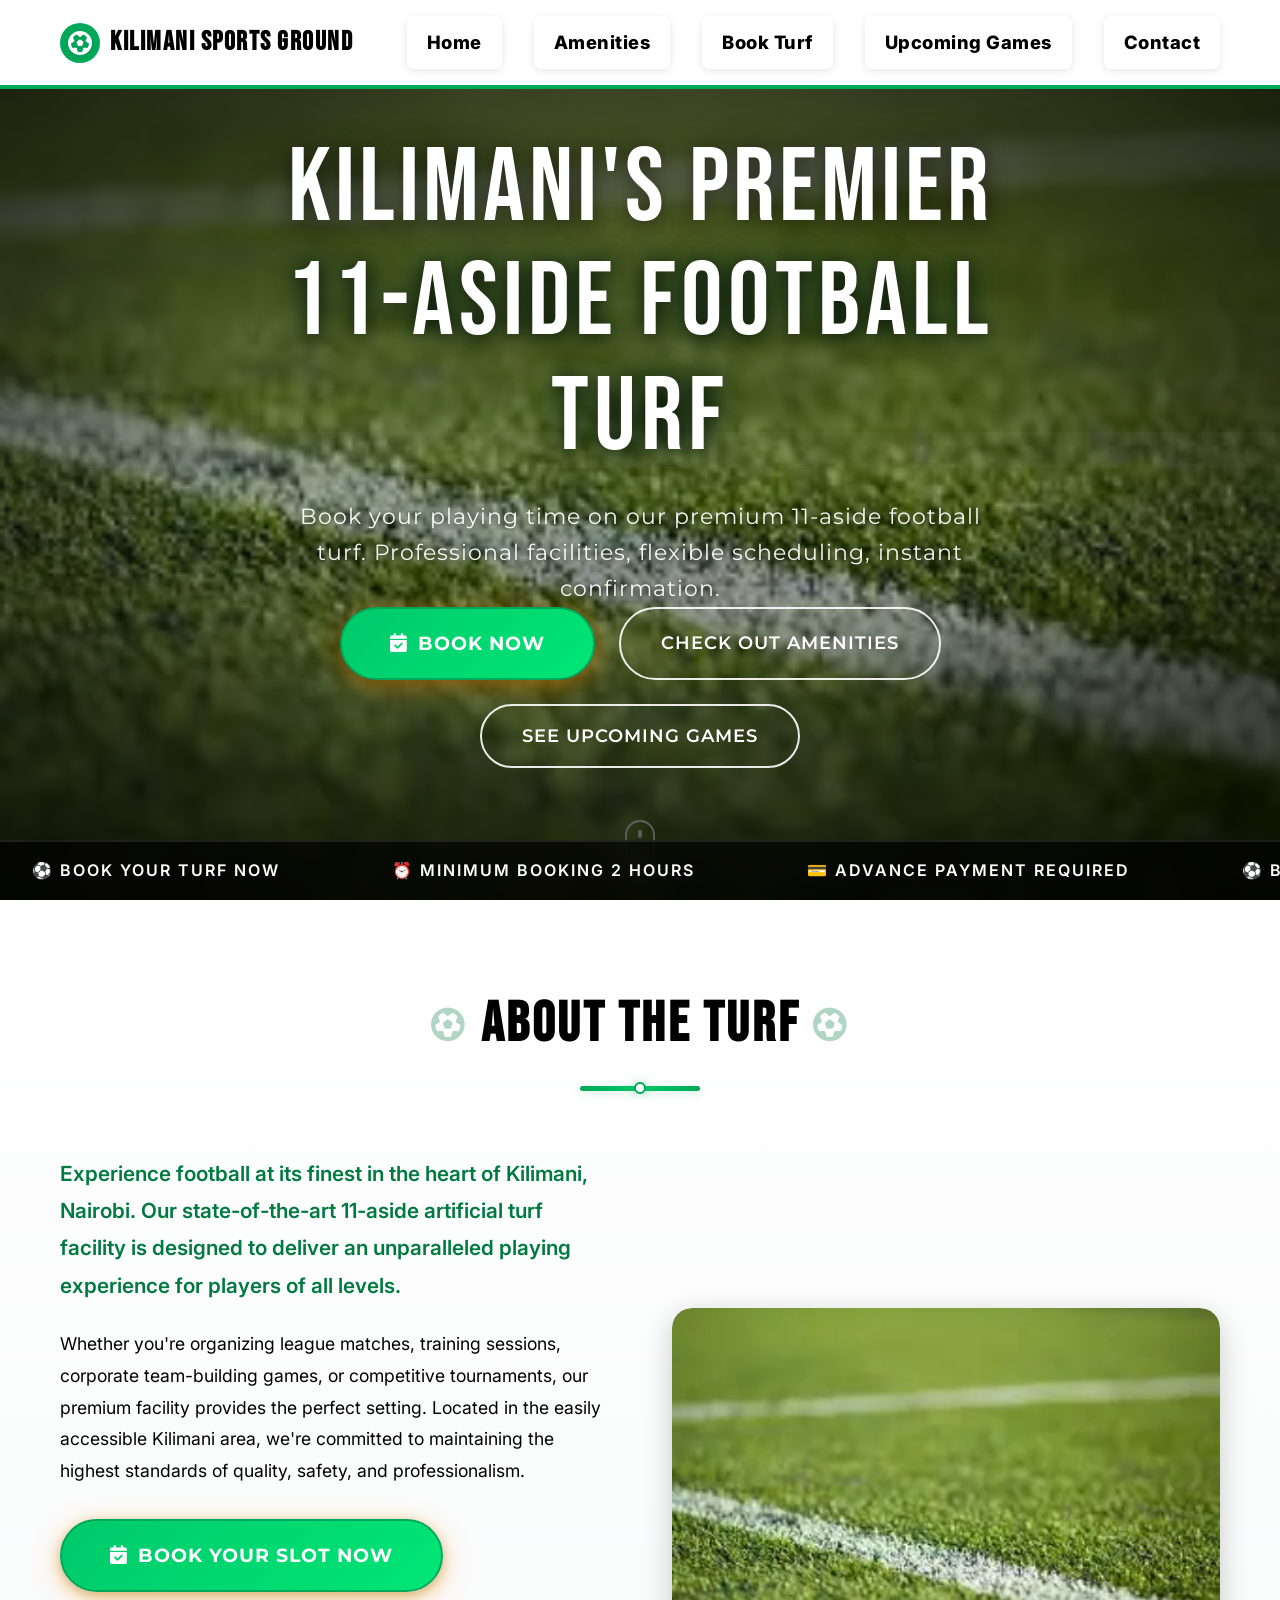
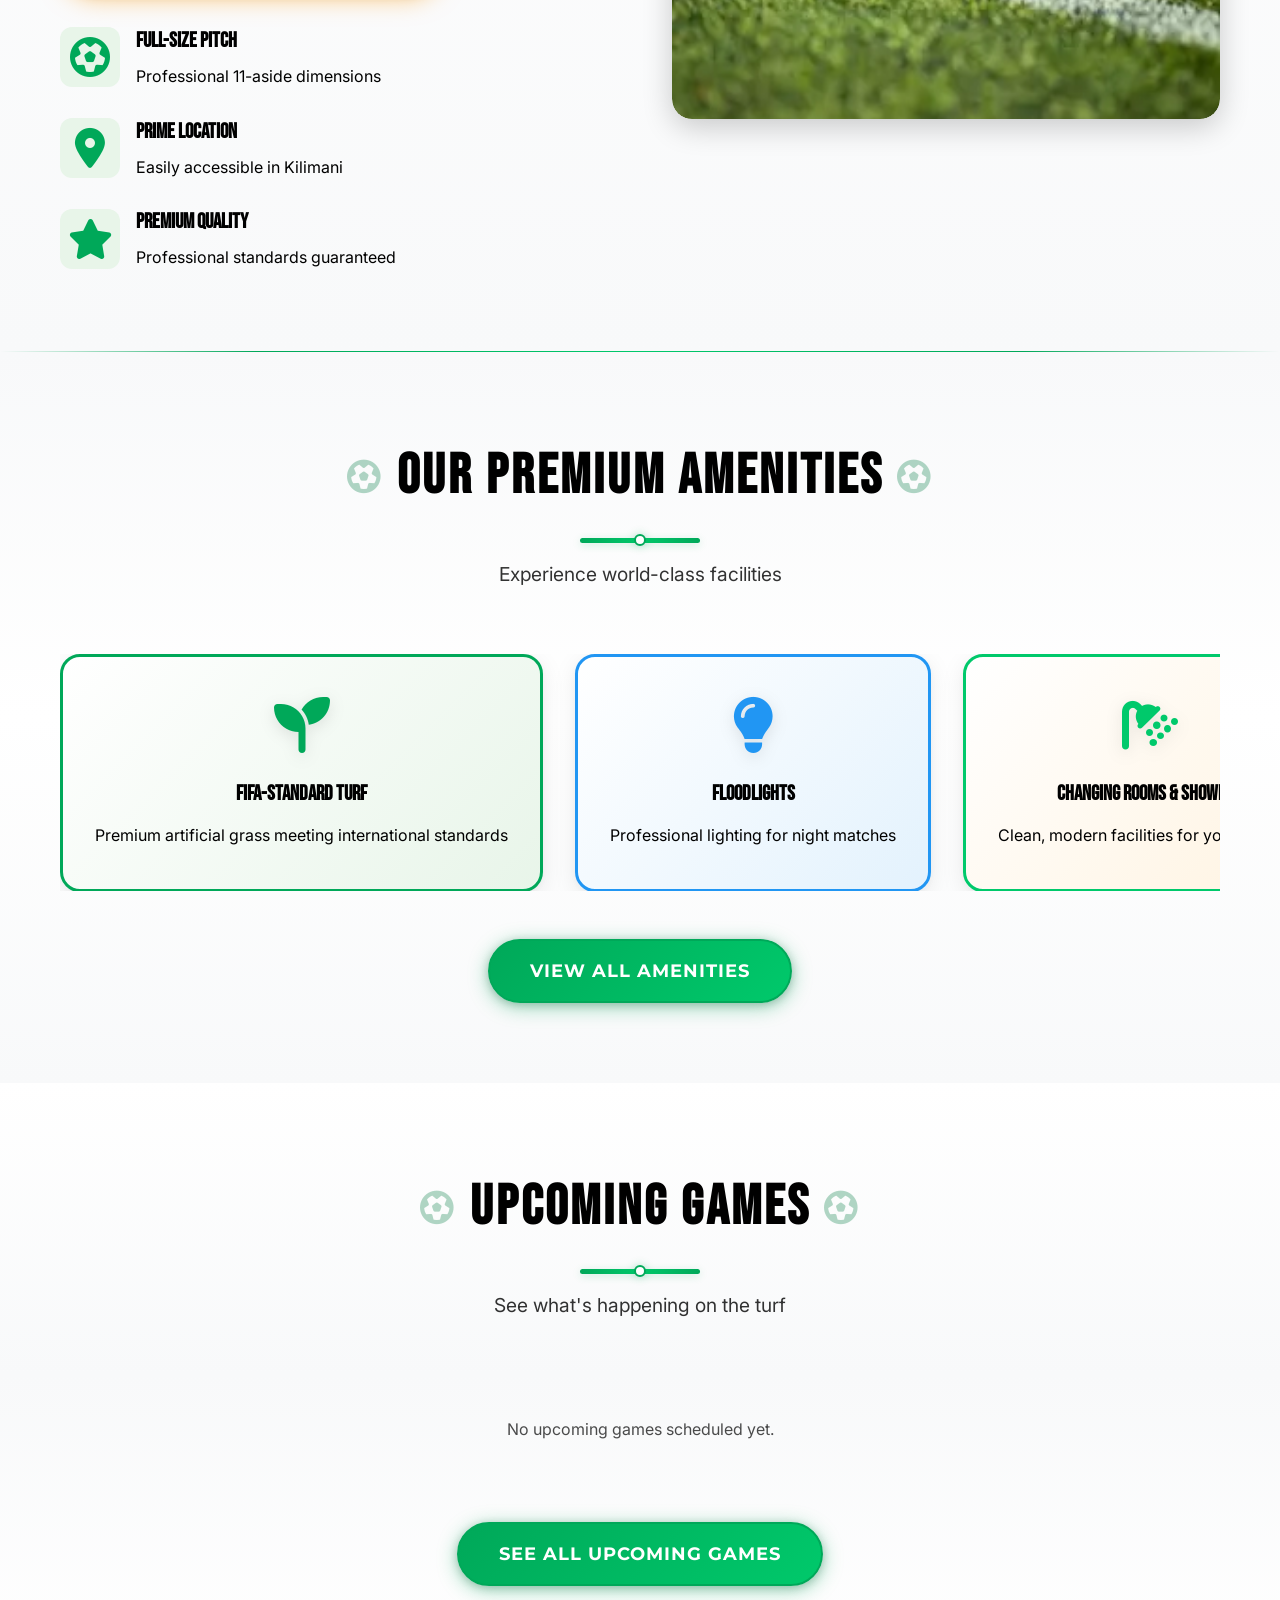
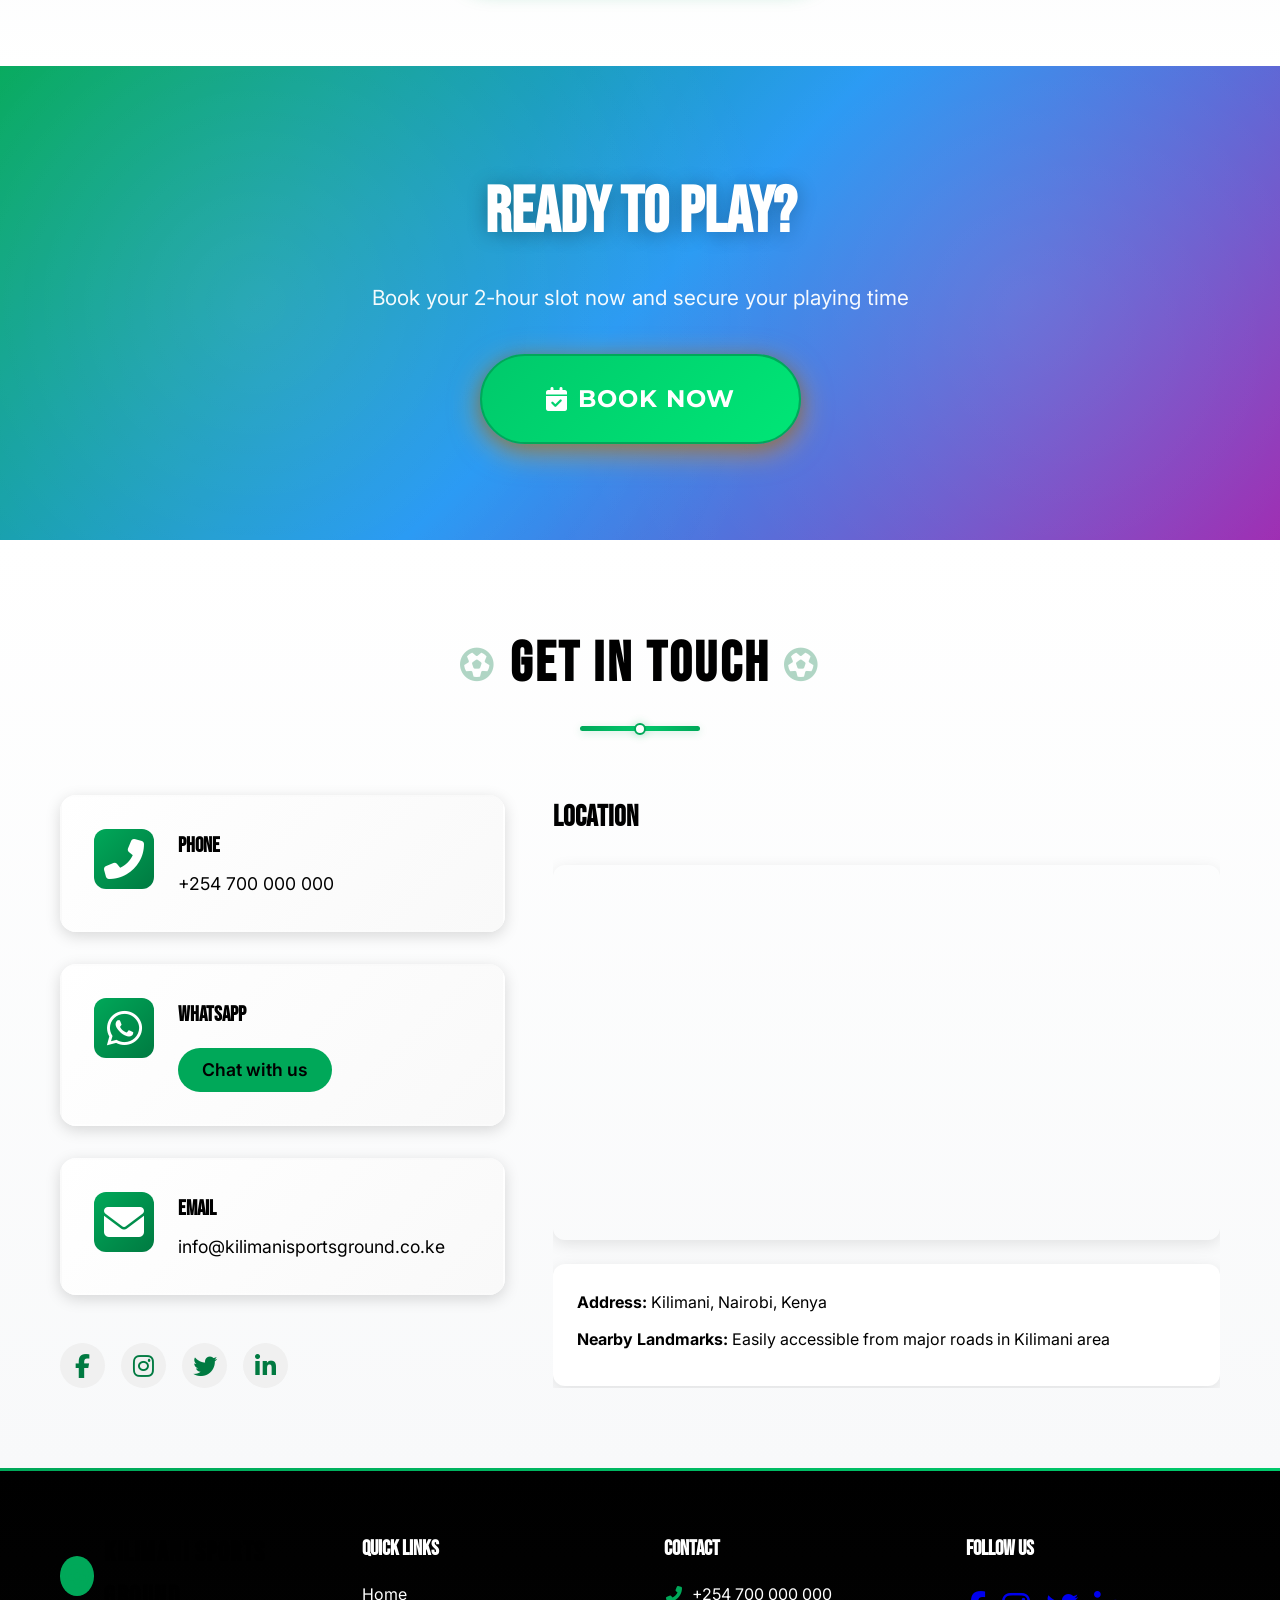
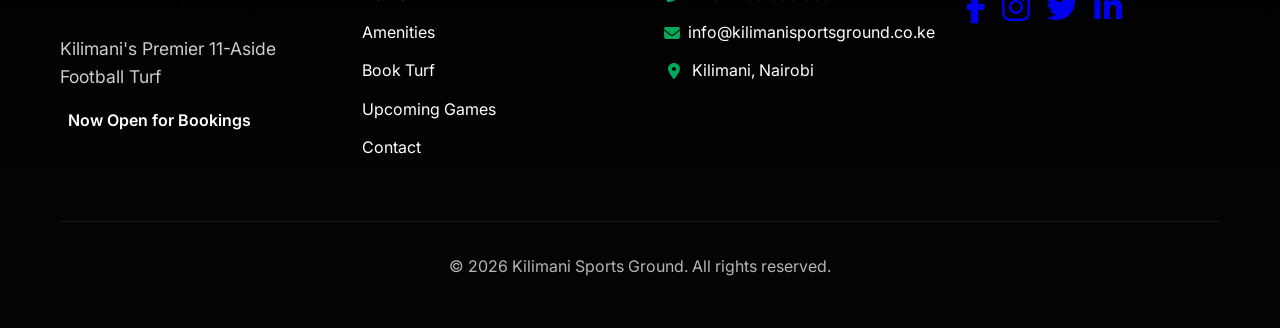
<file: index.html>
<!DOCTYPE html>
<html lang="en">
<head>
    <meta charset="UTF-8">
    <meta name="viewport" content="width=device-width, initial-scale=1.0">
    <meta name="description" content="Kilimani Sports Ground - Premier 11-Aside Football Turf. World-class pitch, premium amenities, ultimate match experience. Book your slot now in Nairobi.">
    <title>Kilimani Sports Ground | Premier 11-Aside Football Pitch - Book Now</title>
    <link rel="stylesheet" href="styles.css">
    <link rel="preconnect" href="https://fonts.googleapis.com">
    <link rel="preconnect" href="https://fonts.gstatic.com" crossorigin>
    <link href="https://fonts.googleapis.com/css2?family=Inter:wght@300;400;500;600;700;800;900&family=Oswald:wght@400;500;600;700&family=Montserrat:wght@400;500;600;700;800;900&family=Bebas+Neue&display=swap" rel="stylesheet">
    <link rel="stylesheet" href="https://cdnjs.cloudflare.com/ajax/libs/font-awesome/6.4.0/css/all.min.css" integrity="sha512-iecdLmaskl7CVkqkXNQ/ZH/XLlvWZOJyj7Yy7tcenmpD1ypASozpmT/E0iPtmFIB46ZmdtAc9eNBvH0H/ZpiBw==" crossorigin="anonymous" referrerpolicy="no-referrer" />
</head>
<body>
    <!-- Navigation -->
    <nav class="navbar">
        <div class="container">
            <div class="nav-brand">
                <div class="logo-icon"><i class="fas fa-futbol"></i></div>
                <span class="logo-text">Kilimani Sports Ground</span>
            </div>
            <ul class="nav-menu">
                <li><a href="index.html">Home</a></li>
                <li><a href="amenities.html">Amenities</a></li>
                <li><a href="booking.html">Book Turf</a></li>
                <li><a href="upcoming-games.html">Upcoming Games</a></li>
                <li><a href="#contact">Contact</a></li>
            </ul>
            <div class="hamburger">
                <span></span>
                <span></span>
                <span></span>
            </div>
        </div>
    </nav>

    <!-- Hero Section -->
    <section id="home" class="hero">
        <div class="pitch-background"></div>
        <div class="pitch-pattern"></div>
        <div class="stadium-lighting"></div>
        <div class="hero-overlay-gradient"></div>
        <div class="hero-vignette"></div>
        
        <!-- Animated Marquee Banner -->
        <div class="marquee-banner">
            <div class="marquee-content">
                <span class="marquee-item">⚽ Book Your Turf Now</span>
                <span class="marquee-item">⏰ Minimum Booking 2 Hours</span>
                <span class="marquee-item">💳 Advance Payment Required</span>
                <span class="marquee-item">⚽ Book Your Turf Now</span>
                <span class="marquee-item">⏰ Minimum Booking 2 Hours</span>
                <span class="marquee-item">💳 Advance Payment Required</span>
            </div>
        </div>
        
        <div class="hero-content">
            <div class="container">
                <h1 class="hero-title">
                    <span class="title-line">Kilimani's Premier</span>
                    <span class="title-line highlight">11-ASIDE FOOTBALL TURF</span>
                </h1>
                <p class="hero-subtitle">
                    Book your playing time on our premium 11-aside football turf. Professional facilities, flexible scheduling, instant confirmation.
                </p>
                <div class="hero-buttons">
                    <a href="booking.html" class="btn btn-primary btn-book-now">
                        <i class="fas fa-calendar-check"></i> Book Now
                    </a>
                    <a href="amenities.html" class="btn btn-secondary">Check Out Amenities</a>
                    <a href="upcoming-games.html" class="btn btn-secondary">See Upcoming Games</a>
                </div>
            </div>
        </div>
        <div class="scroll-indicator">
            <div class="mouse"></div>
        </div>
    </section>

    <!-- About Section -->
    <section id="about" class="about">
        <div class="container">
            <div class="section-header">
                <h2 class="section-title">About the Turf</h2>
                <div class="title-underline"></div>
            </div>
            <div class="about-content">
                <div class="about-text">
                    <p class="lead">
                        Experience football at its finest in the heart of Kilimani, Nairobi. Our state-of-the-art 11-aside artificial turf facility is designed to deliver an unparalleled playing experience for players of all levels.
                    </p>
                    <p>
                        Whether you're organizing league matches, training sessions, corporate team-building games, or competitive tournaments, our premium facility provides the perfect setting. Located in the easily accessible Kilimani area, we're committed to maintaining the highest standards of quality, safety, and professionalism.
                    </p>
                    <div class="booking-cta-inline">
                        <a href="booking.html" class="btn btn-primary btn-book-now">
                            <i class="fas fa-calendar-check"></i> Book Your Slot Now
                        </a>
                    </div>
                    <div class="about-features">
                        <div class="feature-item">
                            <div class="feature-icon"><i class="fas fa-futbol"></i></div>
                            <div class="feature-text">
                                <h3>Full-Size Pitch</h3>
                                <p>Professional 11-aside dimensions</p>
                            </div>
                        </div>
                        <div class="feature-item">
                            <div class="feature-icon"><i class="fas fa-map-marker-alt"></i></div>
                            <div class="feature-text">
                                <h3>Prime Location</h3>
                                <p>Easily accessible in Kilimani</p>
                            </div>
                        </div>
                        <div class="feature-item">
                            <div class="feature-icon"><i class="fas fa-star"></i></div>
                            <div class="feature-text">
                                <h3>Premium Quality</h3>
                                <p>Professional standards guaranteed</p>
                            </div>
                        </div>
                    </div>
                </div>
                <div class="about-image">
                    <div class="about-image-container">
                        <img src="images/OIP.webp" alt="Kilimani Sports Ground - Premium 11-Aside Football Turf" class="about-turf-image">
                    </div>
                </div>
            </div>
        </div>
    </section>

    <!-- Amenities Preview Section with Animation -->
    <section id="amenities-preview" class="amenities-preview">
        <div class="container">
            <div class="section-header">
                <h2 class="section-title">Our Premium Amenities</h2>
                <div class="title-underline"></div>
                <p class="section-subtitle">Experience world-class facilities</p>
            </div>
            <div class="amenities-animation-wrapper">
                <div class="amenities-grid animated" id="amenitiesGrid">
                    <div class="amenity-card">
                        <div class="amenity-icon"><i class="fas fa-seedling"></i></div>
                        <h3>FIFA-Standard Turf</h3>
                        <p>Premium artificial grass meeting international standards</p>
                    </div>
                    <div class="amenity-card">
                        <div class="amenity-icon"><i class="fas fa-lightbulb"></i></div>
                        <h3>Floodlights</h3>
                        <p>Professional lighting for night matches</p>
                    </div>
                    <div class="amenity-card">
                        <div class="amenity-icon"><i class="fas fa-shower"></i></div>
                        <h3>Changing Rooms & Showers</h3>
                        <p>Clean, modern facilities for your comfort</p>
                    </div>
                    <div class="amenity-card">
                        <div class="amenity-icon"><i class="fas fa-parking"></i></div>
                        <h3>Secure Parking</h3>
                        <p>Safe and convenient parking space</p>
                    </div>
                    <div class="amenity-card">
                        <div class="amenity-icon"><i class="fas fa-users"></i></div>
                        <h3>Spectator Seating</h3>
                        <p>Comfortable viewing areas for supporters</p>
                    </div>
                    <div class="amenity-card">
                        <div class="amenity-icon"><i class="fas fa-restroom"></i></div>
                        <h3>On-Site Washrooms</h3>
                        <p>Well-maintained restroom facilities</p>
                    </div>
                    <div class="amenity-card">
                        <div class="amenity-icon"><i class="fas fa-lightbulb"></i></div>
                        <h3>Well Lighted Turf</h3>
                        <p>Premium LED lighting system for optimal visibility</p>
                    </div>
                    <div class="amenity-card">
                        <div class="amenity-icon"><i class="fas fa-lock"></i></div>
                        <h3>Security & CCTV</h3>
                        <p>24/7 surveillance for your safety</p>
                    </div>
                    <div class="amenity-card">
                        <div class="amenity-icon"><i class="fas fa-futbol"></i></div>
                        <h3>Equipment Rental</h3>
                        <p>Balls, bibs, cones, and more available</p>
                    </div>
                    <!-- Duplicate for seamless loop -->
                    <div class="amenity-card">
                        <div class="amenity-icon"><i class="fas fa-seedling"></i></div>
                        <h3>FIFA-Standard Turf</h3>
                        <p>Premium artificial grass meeting international standards</p>
                    </div>
                    <div class="amenity-card">
                        <div class="amenity-icon"><i class="fas fa-lightbulb"></i></div>
                        <h3>Floodlights</h3>
                        <p>Professional lighting for night matches</p>
                    </div>
                    <div class="amenity-card">
                        <div class="amenity-icon"><i class="fas fa-shower"></i></div>
                        <h3>Changing Rooms & Showers</h3>
                        <p>Clean, modern facilities for your comfort</p>
                    </div>
                    <div class="amenity-card">
                        <div class="amenity-icon"><i class="fas fa-parking"></i></div>
                        <h3>Secure Parking</h3>
                        <p>Safe and convenient parking space</p>
                    </div>
                    <div class="amenity-card">
                        <div class="amenity-icon"><i class="fas fa-users"></i></div>
                        <h3>Spectator Seating</h3>
                        <p>Comfortable viewing areas for supporters</p>
                    </div>
                    <div class="amenity-card">
                        <div class="amenity-icon"><i class="fas fa-restroom"></i></div>
                        <h3>On-Site Washrooms</h3>
                        <p>Well-maintained restroom facilities</p>
                    </div>
                    <div class="amenity-card">
                        <div class="amenity-icon"><i class="fas fa-lightbulb"></i></div>
                        <h3>Well Lighted Turf</h3>
                        <p>Premium LED lighting system for optimal visibility</p>
                    </div>
                    <div class="amenity-card">
                        <div class="amenity-icon"><i class="fas fa-lock"></i></div>
                        <h3>Security & CCTV</h3>
                        <p>24/7 surveillance for your safety</p>
                    </div>
                    <div class="amenity-card">
                        <div class="amenity-icon"><i class="fas fa-futbol"></i></div>
                        <h3>Equipment Rental</h3>
                        <p>Balls, bibs, cones, and more available</p>
                    </div>
                </div>
            </div>
            <div class="view-all-amenities">
                <a href="amenities.html" class="btn btn-primary">View All Amenities</a>
            </div>
        </div>
    </section>

    <!-- Upcoming Games Preview Section -->
    <section id="upcoming-preview" class="upcoming-preview">
        <div class="container">
            <div class="section-header">
                <h2 class="section-title">Upcoming Games</h2>
                <div class="title-underline"></div>
                <p class="section-subtitle">See what's happening on the turf</p>
            </div>
            <div class="upcoming-games-preview" id="upcomingGamesPreview">
                <!-- Games will be dynamically loaded here -->
            </div>
            <div class="view-all-games">
                <a href="upcoming-games.html" class="btn btn-primary">See All Upcoming Games</a>
            </div>
        </div>
    </section>




    <!-- Book Now CTA Section -->
    <section id="book-cta" class="book-cta-section">
        <div class="container">
            <div class="book-cta-content">
                <h2 class="cta-title">Ready to Play?</h2>
                <p class="cta-subtitle">Book your 2-hour slot now and secure your playing time</p>
                <a href="booking.html" class="btn btn-primary btn-book-now-large">
                    <i class="fas fa-calendar-check"></i> Book Now
                </a>
            </div>
        </div>
    </section>


    <!-- Media Gallery Section (Hidden) -->
    <section id="media" class="media-gallery hidden-section">
        <div class="container">
            <div class="section-header">
                <h2 class="section-title">Media Gallery</h2>
                <div class="title-underline"></div>
                <p class="section-subtitle">View photos and videos from your booking</p>
            </div>
            <div class="media-content">
                <div class="media-selector">
                    <div class="selector-card">
                        <h3>Select Your Booking</h3>
                        <p>Enter your booking details to view media</p>
                        <form id="mediaSearchForm" class="media-search-form">
                            <div class="form-group">
                                <label for="mediaBookingDate">Booking Date</label>
                                <input type="date" id="mediaBookingDate" name="mediaBookingDate" required>
                            </div>
                            <div class="form-group">
                                <label for="mediaTimeSlot">Time Slot</label>
                                <select id="mediaTimeSlot" name="mediaTimeSlot" required>
                                    <option value="">Select time slot</option>
                                    <option value="17:00-18:00">5:00 PM - 6:00 PM</option>
                                    <option value="18:00-19:00">6:00 PM - 7:00 PM</option>
                                    <option value="19:00-20:00">7:00 PM - 8:00 PM</option>
                                    <option value="20:00-21:00">8:00 PM - 9:00 PM</option>
                                    <option value="21:00-22:00">9:00 PM - 10:00 PM</option>
                                    <option value="22:00-23:00">10:00 PM - 11:00 PM</option>
                                    <option value="23:00-00:00">11:00 PM - 12:00 AM</option>
                                </select>
                            </div>
                            <button type="submit" class="btn btn-primary">View Media</button>
                        </form>
                    </div>
                </div>
                <div class="media-display" id="mediaDisplay">
                    <div class="media-placeholder">
                        <div class="placeholder-icon"><i class="fas fa-camera"></i></div>
                        <h3>Select a booking to view media</h3>
                        <p>Choose your booking date and time slot to see photos and videos uploaded by our media team</p>
                    </div>
                </div>
            </div>
        </div>
    </section>

    <!-- Media Upload Section (Hidden) -->
    <section id="media-upload" class="media-upload hidden-section">
        <div class="container">
            <div class="section-header">
                <h2 class="section-title">Media Upload</h2>
                <div class="title-underline"></div>
                <p class="section-subtitle">Upload photos and videos for bookings</p>
            </div>
            
            <!-- Login Form (Shown when not authenticated) -->
            <div id="mediaLoginSection" class="media-login-section">
                <div class="login-card">
                    <div class="login-header">
                        <i class="fas fa-lock"></i>
                        <h3>Media Team Access</h3>
                        <p>Please login to upload media files</p>
                    </div>
                    <form id="mediaLoginForm" class="login-form">
                        <div class="form-group">
                            <label for="mediaUsername">Username</label>
                            <input type="text" id="mediaUsername" name="mediaUsername" required placeholder="Enter your username">
                        </div>
                        <div class="form-group">
                            <label for="mediaPassword">Password</label>
                            <input type="password" id="mediaPassword" name="mediaPassword" required placeholder="Enter your password">
                        </div>
                        <div class="form-group">
                            <button type="submit" class="btn btn-primary btn-login">
                                <i class="fas fa-sign-in-alt"></i> Login
                            </button>
                        </div>
                        <div id="loginError" class="login-error hidden"></div>
                    </form>
                </div>
            </div>
            
            <!-- Upload Content (Shown when authenticated) -->
            <div id="uploadContentSection" class="upload-content hidden">
                <div class="upload-form-container">
                    <form id="mediaUploadForm" class="media-upload-form" enctype="multipart/form-data">
                        <div class="form-group">
                            <label for="uploadBookingDate">Booking Date</label>
                            <input type="date" id="uploadBookingDate" name="uploadBookingDate" required>
                        </div>
                        <div class="form-group">
                            <label for="uploadTimeSlot">Time Slot</label>
                            <select id="uploadTimeSlot" name="uploadTimeSlot" required>
                                <option value="">Select time slot</option>
                                <option value="17:00-18:00">5:00 PM - 6:00 PM</option>
                                <option value="18:00-19:00">6:00 PM - 7:00 PM</option>
                                <option value="19:00-20:00">7:00 PM - 8:00 PM</option>
                                <option value="20:00-21:00">8:00 PM - 9:00 PM</option>
                                <option value="21:00-22:00">9:00 PM - 10:00 PM</option>
                                <option value="22:00-23:00">10:00 PM - 11:00 PM</option>
                                <option value="23:00-00:00">11:00 PM - 12:00 AM</option>
                            </select>
                        </div>
                        <div class="form-group">
                            <label for="mediaFiles">Select Photos/Videos</label>
                            <div class="file-upload-area" id="fileUploadArea">
                                <input type="file" id="mediaFiles" name="mediaFiles" multiple accept="image/*,video/*" required>
                                <div class="upload-placeholder">
                                    <i class="fas fa-cloud-upload-alt"></i>
                                    <p>Click to select or drag and drop files here</p>
                                    <span class="file-types">Supports: JPG, PNG, MP4, MOV</span>
                                </div>
                            </div>
                            <div class="file-list" id="fileList"></div>
                        </div>
                        <div class="form-group">
                            <label for="mediaTitle">Media Title (Optional)</label>
                            <input type="text" id="mediaTitle" name="mediaTitle" placeholder="e.g., Match Highlights, Team Photo">
                        </div>
                        <div class="form-group">
                            <label for="mediaDescription">Description (Optional)</label>
                            <textarea id="mediaDescription" name="mediaDescription" rows="3" placeholder="Add a description for the media..."></textarea>
                        </div>
                        <div class="upload-actions">
                            <button type="submit" class="btn btn-primary">
                                <i class="fas fa-upload"></i> Upload Media
                            </button>
                            <button type="button" class="btn btn-secondary" onclick="clearUploadForm()">
                                <i class="fas fa-times"></i> Clear
                            </button>
                        </div>
                    </form>
                </div>
                <div class="upload-preview" id="uploadPreview">
                    <h3>Upload Preview</h3>
                    <div class="preview-grid" id="previewGrid">
                        <p class="preview-placeholder">No files selected</p>
                    </div>
                </div>
            </div>
        </div>
    </section>

    <!-- Contact Section -->
    <section id="contact" class="contact">
        <div class="container">
            <div class="section-header">
                <h2 class="section-title">Get in Touch</h2>
                <div class="title-underline"></div>
            </div>
            <div class="contact-content">
                <div class="contact-info">
                    <div class="contact-item">
                        <div class="contact-icon"><i class="fas fa-phone-alt"></i></div>
                        <div class="contact-details">
                            <h3>Phone</h3>
                            <a href="tel:+254700000000">+254 700 000 000</a>
                        </div>
                    </div>
                    <div class="contact-item">
                        <div class="contact-icon"><i class="fab fa-whatsapp"></i></div>
                        <div class="contact-details">
                            <h3>WhatsApp</h3>
                            <a href="https://wa.me/254700000000" target="_blank" rel="noopener noreferrer" class="whatsapp-btn">Chat with us</a>
                        </div>
                    </div>
                    <div class="contact-item">
                        <div class="contact-icon"><i class="fas fa-envelope"></i></div>
                        <div class="contact-details">
                            <h3>Email</h3>
                            <a href="mailto:info@kilimanisportsground.co.ke">info@kilimanisportsground.co.ke</a>
                        </div>
                    </div>
                    <div class="social-links">
                        <a href="#" class="social-link" aria-label="Facebook"><i class="fab fa-facebook-f"></i></a>
                        <a href="#" class="social-link" aria-label="Instagram"><i class="fab fa-instagram"></i></a>
                        <a href="#" class="social-link" aria-label="Twitter"><i class="fab fa-twitter"></i></a>
                        <a href="#" class="social-link" aria-label="LinkedIn"><i class="fab fa-linkedin-in"></i></a>
                    </div>
                </div>
                <div class="location-map">
                    <h3>Location</h3>
                    <div class="map-container">
                        <iframe 
                            src="https://www.google.com/maps/embed?pb=!1m18!1m12!1m3!1d3988.8175!2d36.7756!3d-1.2921!2m3!1f0!2f0!3f0!3m2!1i1024!2i768!4f13.1!3m3!1m2!1s0x0%3A0x0!2zMcKwMTcnMzEuNiJTIDM2wrA0NiczMi4yIkU!5e0!3m2!1sen!2ske!4v1234567890" 
                            title="Kilimani Football Turf Location Map"
                            allowfullscreen="" 
                            loading="lazy"
                            style="border:0;">
                        </iframe>
                    </div>
                    <div class="location-details">
                        <p><strong>Address:</strong> Kilimani, Nairobi, Kenya</p>
                        <p><strong>Nearby Landmarks:</strong> Easily accessible from major roads in Kilimani area</p>
                    </div>
                </div>
            </div>
        </div>
    </section>

    <!-- Footer -->
    <footer class="footer">
        <div class="container">
            <div class="footer-content">
                <div class="footer-brand">
                    <div class="footer-logo">
                        <div class="logo-icon"><i class="fas fa-futbol"></i></div>
                        <span class="logo-text">Kilimani Sports Ground</span>
                    </div>
                    <p class="footer-slogan">Kilimani's Premier 11-Aside Football Turf</p>
                    <p class="opening-notice"><i class="fas fa-stadium"></i> Now Open for Bookings</p>
                </div>
                <div class="footer-links">
                    <h4>Quick Links</h4>
                    <ul>
                        <li><a href="#home">Home</a></li>
                        <li><a href="amenities.html">Amenities</a></li>
                        <li><a href="#booking">Book Turf</a></li>
                        <li><a href="upcoming-games.html">Upcoming Games</a></li>
                        <li><a href="#contact">Contact</a></li>
                    </ul>
                </div>
                <div class="footer-contact">
                    <h4>Contact</h4>
                    <ul>
                        <li><i class="fas fa-phone-alt"></i> +254 700 000 000</li>
                        <li><i class="fas fa-envelope"></i> info@kilimanisportsground.co.ke</li>
                        <li><i class="fas fa-map-marker-alt"></i> Kilimani, Nairobi</li>
                    </ul>
                </div>
                <div class="footer-social">
                    <h4>Follow Us</h4>
                    <div class="social-icons">
                        <a href="#" class="social-icon" aria-label="Facebook"><i class="fab fa-facebook-f"></i></a>
                        <a href="#" class="social-icon" aria-label="Instagram"><i class="fab fa-instagram"></i></a>
                        <a href="#" class="social-icon" aria-label="Twitter"><i class="fab fa-twitter"></i></a>
                        <a href="#" class="social-icon" aria-label="LinkedIn"><i class="fab fa-linkedin-in"></i></a>
                    </div>
                </div>
            </div>
            <div class="footer-bottom">
                <p>&copy; <span id="current-year">2024</span> Kilimani Sports Ground. All rights reserved.</p>
            </div>
        </div>
    </footer>

    <script src="script.js"></script>
</body>
</html>
</file>
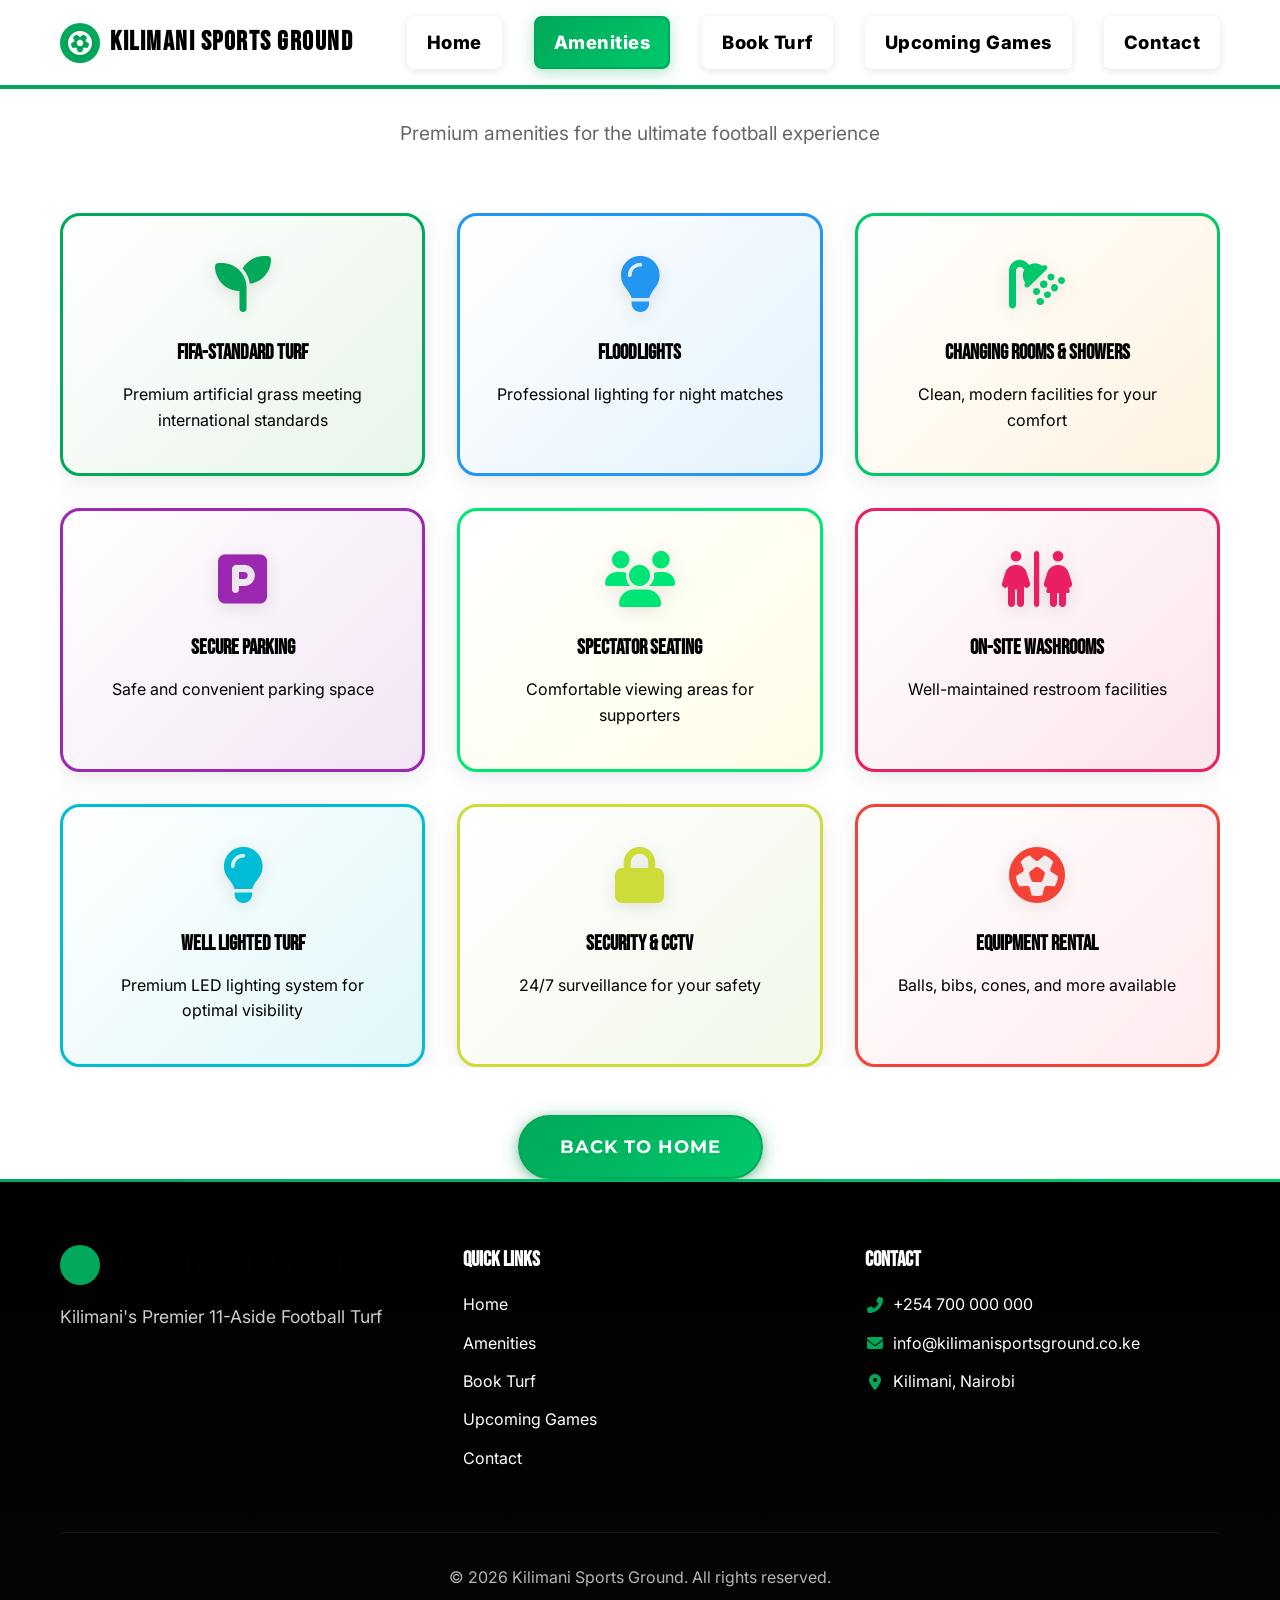
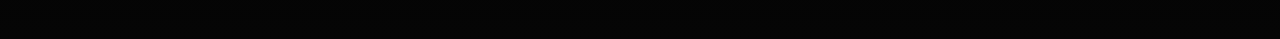
<file: amenities.html>
<!DOCTYPE html>
<html lang="en">
<head>
    <meta charset="UTF-8">
    <meta name="viewport" content="width=device-width, initial-scale=1.0">
    <meta name="description" content="Kilimani Sports Ground - Premium Amenities and Facilities">
    <title>Amenities | Kilimani Sports Ground</title>
    <link rel="stylesheet" href="styles.css">
    <link rel="preconnect" href="https://fonts.googleapis.com">
    <link rel="preconnect" href="https://fonts.gstatic.com" crossorigin>
    <link href="https://fonts.googleapis.com/css2?family=Inter:wght@300;400;500;600;700;800;900&family=Oswald:wght@400;500;600;700&family=Montserrat:wght@400;500;600;700;800;900&family=Bebas+Neue&display=swap" rel="stylesheet">
    <link rel="stylesheet" href="https://cdnjs.cloudflare.com/ajax/libs/font-awesome/6.4.0/css/all.min.css" integrity="sha512-iecdLmaskl7CVkqkXNQ/ZH/XLlvWZOJyj7Yy7tcenmpD1ypASozpmT/E0iPtmFIB46ZmdtAc9eNBvH0H/ZpiBw==" crossorigin="anonymous" referrerpolicy="no-referrer" />
</head>
<body>
    <!-- Navigation -->
    <nav class="navbar">
        <div class="container">
            <div class="nav-brand">
                <div class="logo-icon"><i class="fas fa-futbol"></i></div>
                <a href="index.html" class="logo-text">Kilimani Sports Ground</a>
            </div>
            <ul class="nav-menu">
                <li><a href="index.html">Home</a></li>
                <li><a href="amenities.html" class="active">Amenities</a></li>
                <li><a href="index.html#booking">Book Turf</a></li>
                <li><a href="upcoming-games.html">Upcoming Games</a></li>
                <li><a href="index.html#contact">Contact</a></li>
            </ul>
            <div class="hamburger">
                <span></span>
                <span></span>
                <span></span>
            </div>
        </div>
    </nav>

    <!-- Amenities Section -->
    <section class="amenities-page">
        <div class="container">
            <div class="page-header">
                <h1 class="page-title">Amenities & Facilities</h1>
                <p class="page-subtitle">Premium amenities for the ultimate football experience</p>
            </div>
            <div class="amenities-grid">
                <div class="amenity-card">
                    <div class="amenity-icon"><i class="fas fa-seedling"></i></div>
                    <h3>FIFA-Standard Turf</h3>
                    <p>Premium artificial grass meeting international standards</p>
                </div>
                <div class="amenity-card">
                    <div class="amenity-icon"><i class="fas fa-lightbulb"></i></div>
                    <h3>Floodlights</h3>
                    <p>Professional lighting for night matches</p>
                </div>
                <div class="amenity-card">
                    <div class="amenity-icon"><i class="fas fa-shower"></i></div>
                    <h3>Changing Rooms & Showers</h3>
                    <p>Clean, modern facilities for your comfort</p>
                </div>
                <div class="amenity-card">
                    <div class="amenity-icon"><i class="fas fa-parking"></i></div>
                    <h3>Secure Parking</h3>
                    <p>Safe and convenient parking space</p>
                </div>
                <div class="amenity-card">
                    <div class="amenity-icon"><i class="fas fa-users"></i></div>
                    <h3>Spectator Seating</h3>
                    <p>Comfortable viewing areas for supporters</p>
                </div>
                <div class="amenity-card">
                    <div class="amenity-icon"><i class="fas fa-restroom"></i></div>
                    <h3>On-Site Washrooms</h3>
                    <p>Well-maintained restroom facilities</p>
                </div>
                <div class="amenity-card">
                    <div class="amenity-icon"><i class="fas fa-lightbulb"></i></div>
                    <h3>Well Lighted Turf</h3>
                    <p>Premium LED lighting system for optimal visibility</p>
                </div>
                <div class="amenity-card">
                    <div class="amenity-icon"><i class="fas fa-lock"></i></div>
                    <h3>Security & CCTV</h3>
                    <p>24/7 surveillance for your safety</p>
                </div>
                <div class="amenity-card">
                    <div class="amenity-icon"><i class="fas fa-futbol"></i></div>
                    <h3>Equipment Rental</h3>
                    <p>Balls, bibs, cones, and more available</p>
                </div>
            </div>
            <div class="back-to-home">
                <a href="index.html" class="btn btn-primary">Back to Home</a>
            </div>
        </div>
    </section>

    <!-- Footer -->
    <footer class="footer">
        <div class="container">
            <div class="footer-content">
                <div class="footer-brand">
                    <div class="footer-logo">
                        <div class="logo-icon"><i class="fas fa-futbol"></i></div>
                        <span class="logo-text">Kilimani Sports Ground</span>
                    </div>
                    <p class="footer-slogan">Kilimani's Premier 11-Aside Football Turf</p>
                </div>
                <div class="footer-links">
                    <h4>Quick Links</h4>
                    <ul>
                        <li><a href="index.html">Home</a></li>
                        <li><a href="amenities.html">Amenities</a></li>
                        <li><a href="index.html#booking">Book Turf</a></li>
                        <li><a href="upcoming-games.html">Upcoming Games</a></li>
                        <li><a href="index.html#contact">Contact</a></li>
                    </ul>
                </div>
                <div class="footer-contact">
                    <h4>Contact</h4>
                    <ul>
                        <li><i class="fas fa-phone-alt"></i> +254 700 000 000</li>
                        <li><i class="fas fa-envelope"></i> info@kilimanisportsground.co.ke</li>
                        <li><i class="fas fa-map-marker-alt"></i> Kilimani, Nairobi</li>
                    </ul>
                </div>
            </div>
            <div class="footer-bottom">
                <p>&copy; <span id="current-year">2024</span> Kilimani Sports Ground. All rights reserved.</p>
            </div>
        </div>
    </footer>

    <script src="script.js"></script>
</body>
</html>
</file>
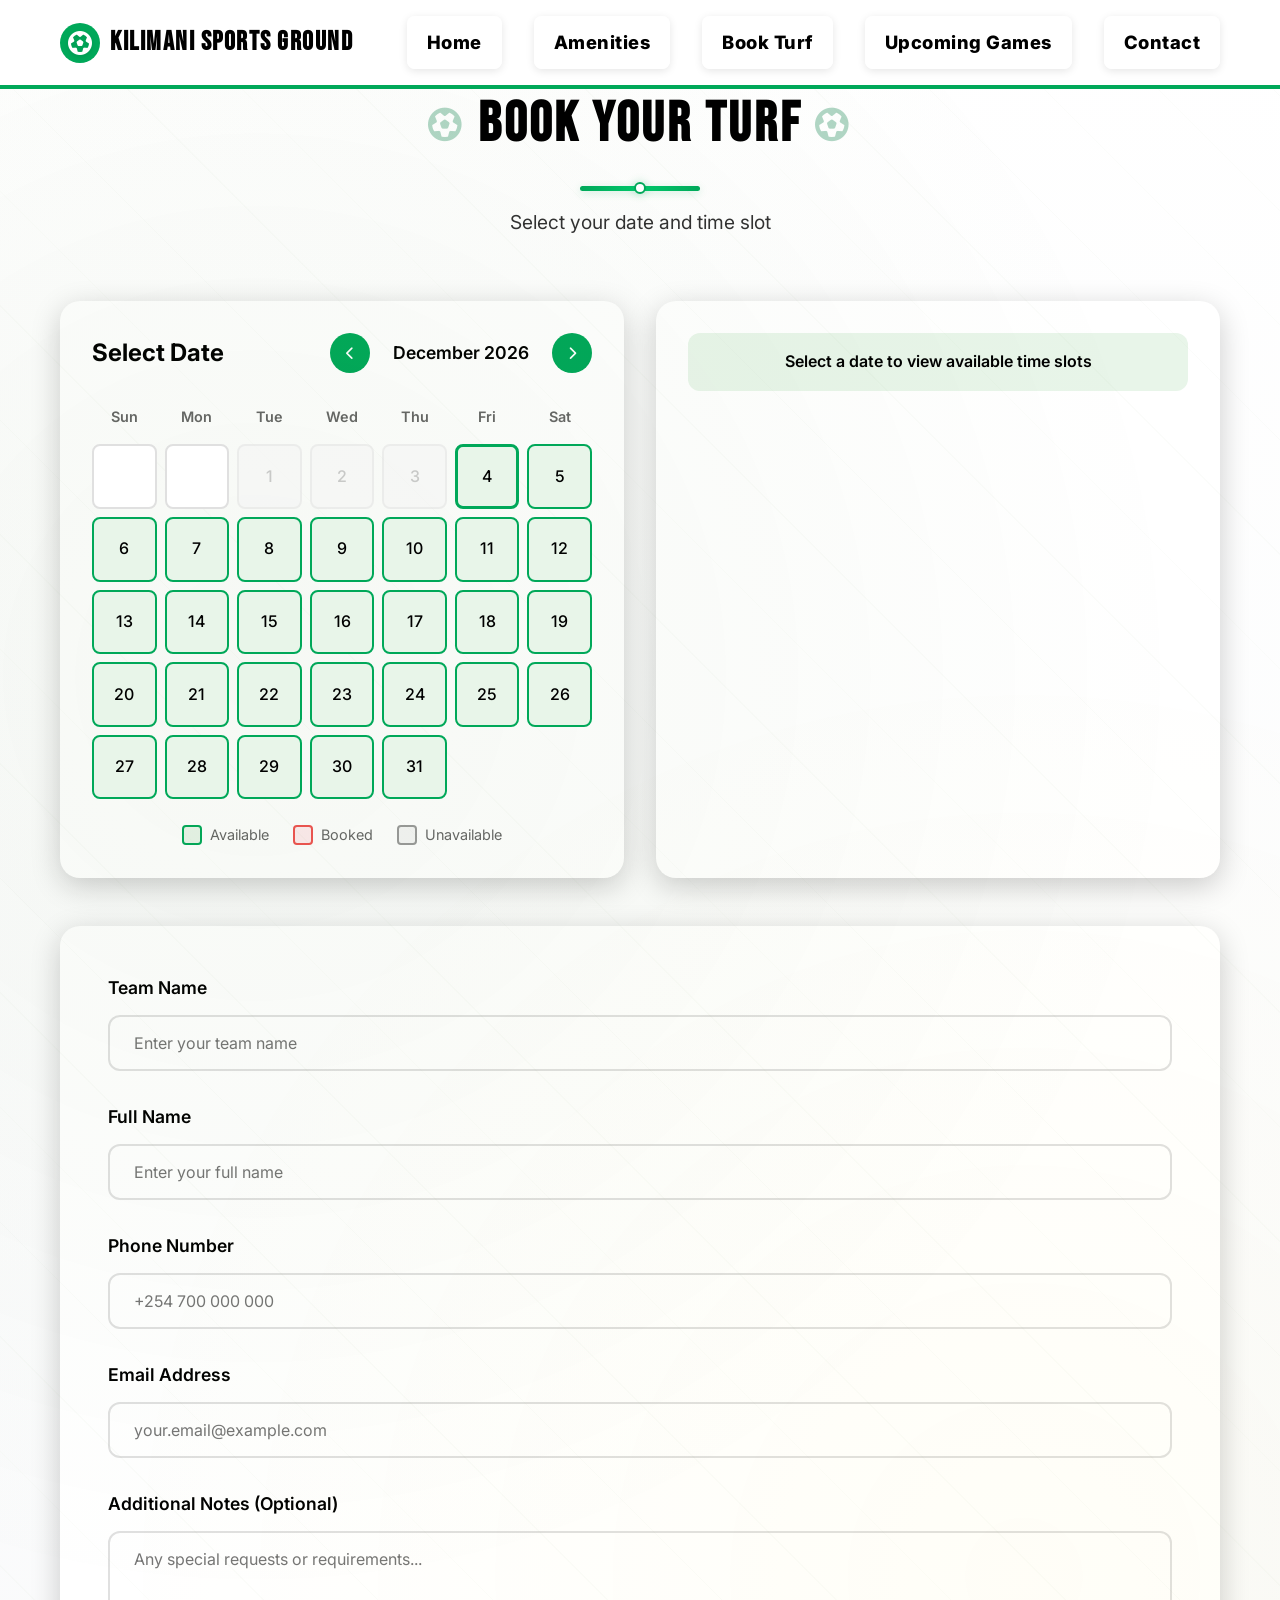
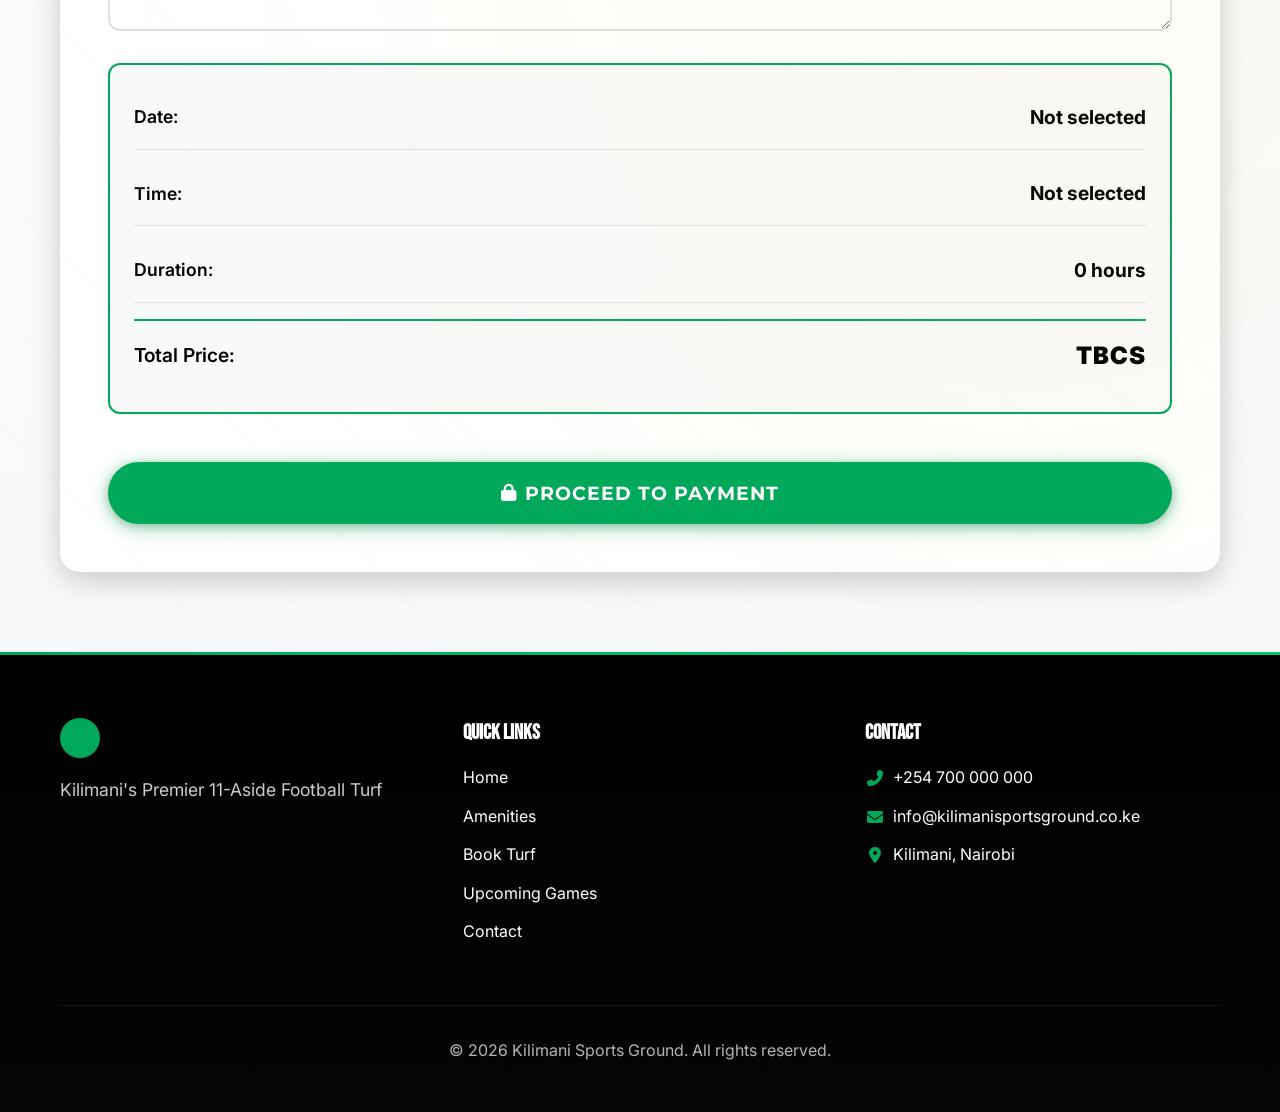
<file: booking.html>
<!DOCTYPE html>
<html lang="en">
<head>
    <meta charset="UTF-8">
    <meta name="viewport" content="width=device-width, initial-scale=1.0">
    <meta name="description" content="Book Your Turf - Kilimani Sports Ground">
    <title>Book Your Turf | Kilimani Sports Ground</title>
    <link rel="stylesheet" href="styles.css">
    <link rel="preconnect" href="https://fonts.googleapis.com">
    <link rel="preconnect" href="https://fonts.gstatic.com" crossorigin>
    <link href="https://fonts.googleapis.com/css2?family=Inter:wght@300;400;500;600;700;800;900&family=Oswald:wght@400;500;600;700&family=Montserrat:wght@400;500;600;700;800;900&family=Bebas+Neue&display=swap" rel="stylesheet">
    <link rel="stylesheet" href="https://cdnjs.cloudflare.com/ajax/libs/font-awesome/6.4.0/css/all.min.css" integrity="sha512-iecdLmaskl7CVkqkXNQ/ZH/XLlvWZOJyj7Yy7tcenmpD1ypASozpmT/E0iPtmFIB46ZmdtAc9eNBvH0H/ZpiBw==" crossorigin="anonymous" referrerpolicy="no-referrer" />
</head>
<body>
    <!-- Navigation -->
    <nav class="navbar">
        <div class="container">
            <div class="nav-brand">
                <div class="logo-icon"><i class="fas fa-futbol"></i></div>
                <a href="index.html" class="logo-text">Kilimani Sports Ground</a>
            </div>
            <ul class="nav-menu">
                <li><a href="index.html">Home</a></li>
                <li><a href="amenities.html">Amenities</a></li>
                <li><a href="booking.html" class="active">Book Turf</a></li>
                <li><a href="upcoming-games.html">Upcoming Games</a></li>
                <li><a href="index.html#contact">Contact</a></li>
            </ul>
            <div class="hamburger">
                <span></span>
                <span></span>
                <span></span>
            </div>
        </div>
    </nav>

    <!-- Booking Section -->
    <section id="booking" class="booking">
        <div class="container">
            <div class="section-header">
                <h2 class="section-title">Book Your Turf</h2>
                <div class="title-underline"></div>
                <p class="section-subtitle">Select your date and time slot</p>
            </div>
            <div class="booking-content">
                <div class="booking-layout">
                    <!-- Calendar Section -->
                    <div class="calendar-section">
                        <div class="calendar-header">
                            <h3>Select Date</h3>
                            <div class="calendar-nav">
                                <button type="button" class="calendar-nav-btn" id="prevMonth" title="Previous month" aria-label="Previous month">
                                    <i class="fas fa-chevron-left"></i>
                                </button>
                                <span id="currentMonthYear"></span>
                                <button type="button" class="calendar-nav-btn" id="nextMonth" title="Next month" aria-label="Next month">
                                    <i class="fas fa-chevron-right"></i>
                                </button>
                            </div>
                        </div>
                        <div class="calendar-grid" id="calendarGrid">
                            <!-- Calendar will be dynamically generated -->
                        </div>
                        <div class="calendar-legend">
                            <div class="legend-item">
                                <span class="legend-color available"></span>
                                <span>Available</span>
                            </div>
                            <div class="legend-item">
                                <span class="legend-color booked"></span>
                                <span>Booked</span>
                            </div>
                            <div class="legend-item">
                                <span class="legend-color disabled"></span>
                                <span>Unavailable</span>
                            </div>
                        </div>
                    </div>

                    <!-- Time Slots Section -->
                    <div class="time-slots-section">
                        <div class="selected-date-display" id="selectedDateDisplay">
                            <p>Select a date to view available time slots</p>
                        </div>
                        <div class="time-slots-container" id="timeSlotsContainer">
                            <!-- Time slots will be dynamically generated based on selected date -->
                        </div>
                        <div id="minHoursWarning" class="min-hours-warning hidden">
                            <i class="fas fa-exclamation-triangle"></i>
                            <span>Please select a 2-hour time slot</span>
                        </div>
                    </div>
                </div>

                <!-- Booking Form -->
                <div class="booking-form-container">
                    <form id="bookingForm" class="booking-form">
                        <input type="hidden" id="bookingDate" name="bookingDate" required>
                        <input type="hidden" id="selectedTimeSlots" name="timeSlot">
                        
                        <div class="form-group">
                            <label for="teamName">Team Name</label>
                            <input type="text" id="teamName" name="teamName" required placeholder="Enter your team name">
                        </div>
                        <div class="form-group">
                            <label for="customerName">Full Name</label>
                            <input type="text" id="customerName" name="customerName" required placeholder="Enter your full name">
                        </div>
                        <div class="form-group">
                            <label for="customerPhone">Phone Number</label>
                            <input type="tel" id="customerPhone" name="customerPhone" required placeholder="+254 700 000 000">
                        </div>
                        <div class="form-group">
                            <label for="customerEmail">Email Address</label>
                            <input type="email" id="customerEmail" name="customerEmail" required placeholder="your.email@example.com">
                        </div>
                        <div class="form-group">
                            <label for="bookingNotes">Additional Notes (Optional)</label>
                            <textarea id="bookingNotes" name="bookingNotes" rows="3" placeholder="Any special requests or requirements..."></textarea>
                        </div>
                        <div class="booking-summary">
                            <div class="summary-item">
                                <span>Date:</span>
                                <span id="selectedSlotDisplay">Not selected</span>
                            </div>
                            <div class="summary-item">
                                <span>Time:</span>
                                <span id="selectedTimeDisplay">Not selected</span>
                            </div>
                            <div class="summary-item">
                                <span>Duration:</span>
                                <span id="selectedHours">0 hours</span>
                            </div>
                            <div class="summary-item total-price">
                                <span>Total Price:</span>
                                <span id="bookingPrice" class="tbcs">TBCS</span>
                            </div>
                        </div>
                        <button type="submit" class="btn btn-primary btn-booking">
                            <i class="fas fa-lock"></i> Proceed to Payment
                        </button>
                    </form>
                </div>
            </div>
        </div>
    </section>

    <!-- Footer -->
    <footer class="footer">
        <div class="container">
            <div class="footer-content">
                <div class="footer-brand">
                    <div class="footer-logo">
                        <div class="logo-icon"><i class="fas fa-futbol"></i></div>
                        <span class="logo-text">Kilimani Sports Ground</span>
                    </div>
                    <p class="footer-slogan">Kilimani's Premier 11-Aside Football Turf</p>
                </div>
                <div class="footer-links">
                    <h4>Quick Links</h4>
                    <ul>
                        <li><a href="index.html">Home</a></li>
                        <li><a href="amenities.html">Amenities</a></li>
                        <li><a href="booking.html">Book Turf</a></li>
                        <li><a href="upcoming-games.html">Upcoming Games</a></li>
                        <li><a href="index.html#contact">Contact</a></li>
                    </ul>
                </div>
                <div class="footer-contact">
                    <h4>Contact</h4>
                    <ul>
                        <li><i class="fas fa-phone-alt"></i> +254 700 000 000</li>
                        <li><i class="fas fa-envelope"></i> info@kilimanisportsground.co.ke</li>
                        <li><i class="fas fa-map-marker-alt"></i> Kilimani, Nairobi</li>
                    </ul>
                </div>
            </div>
            <div class="footer-bottom">
                <p>&copy; <span id="current-year">2024</span> Kilimani Sports Ground. All rights reserved.</p>
            </div>
        </div>
    </footer>

    <script src="script.js"></script>
</body>
</html>
</file>
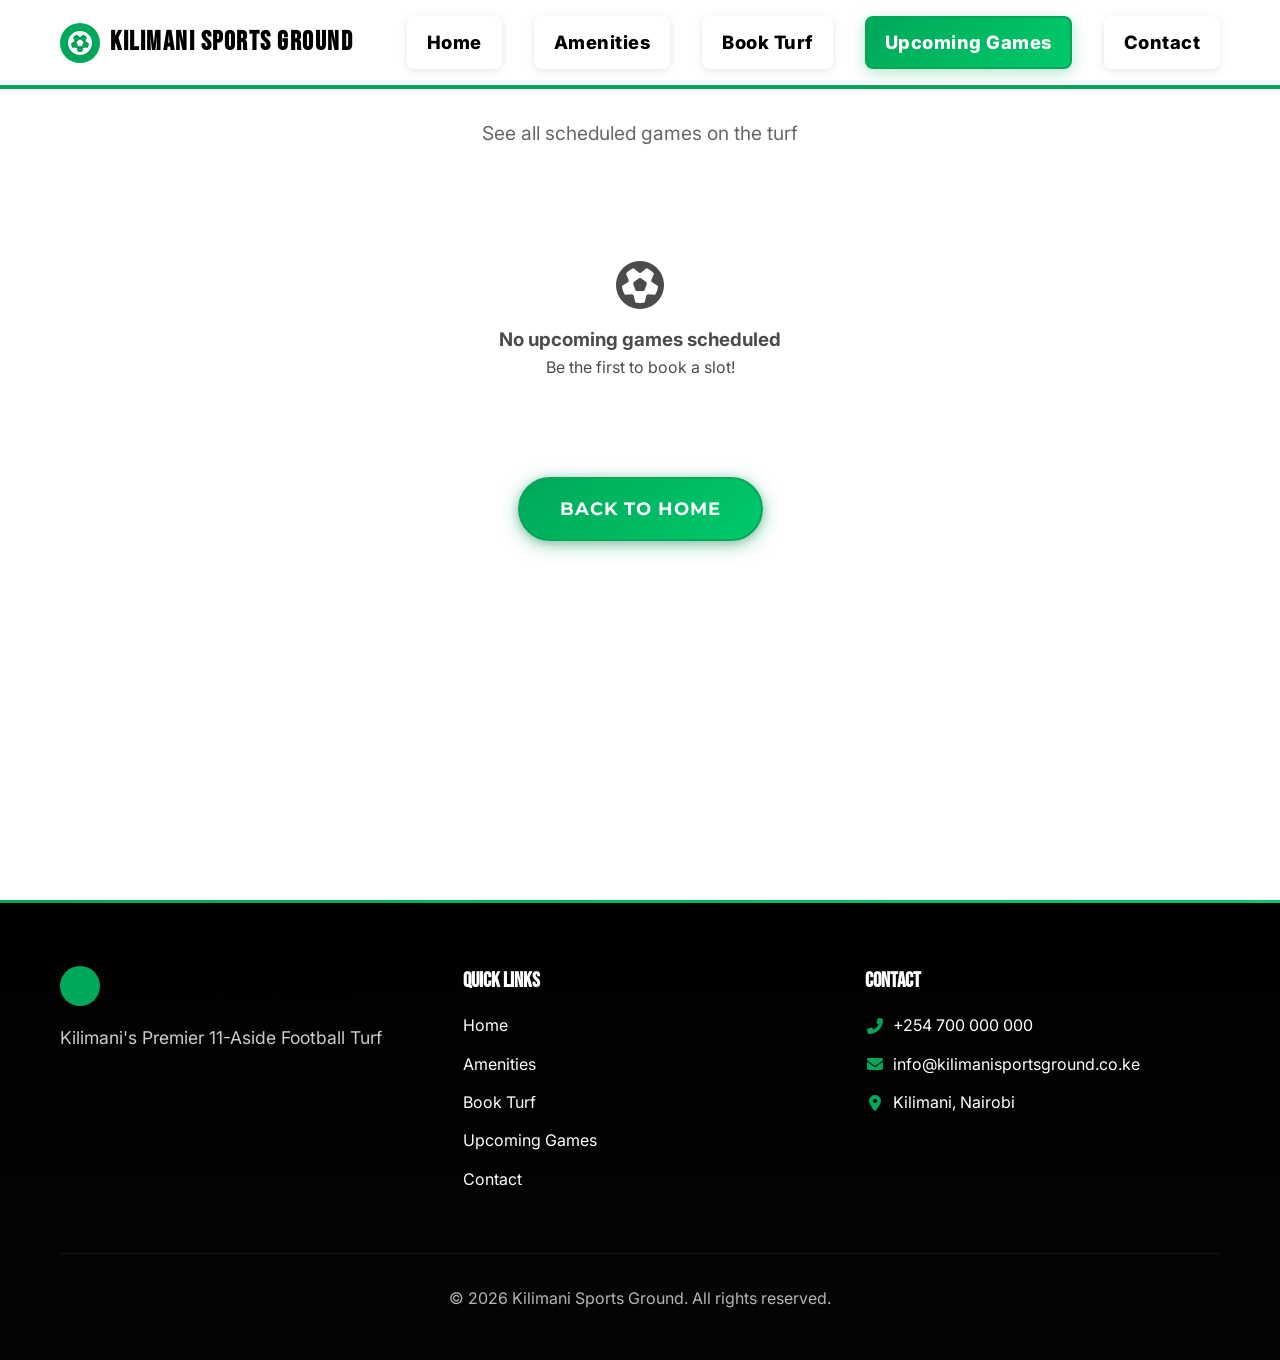
<file: upcoming-games.html>
<!DOCTYPE html>
<html lang="en">
<head>
    <meta charset="UTF-8">
    <meta name="viewport" content="width=device-width, initial-scale=1.0">
    <meta name="description" content="Kilimani Sports Ground - Upcoming Games and Bookings">
    <title>Upcoming Games | Kilimani Sports Ground</title>
    <link rel="stylesheet" href="styles.css">
    <link rel="preconnect" href="https://fonts.googleapis.com">
    <link rel="preconnect" href="https://fonts.gstatic.com" crossorigin>
    <link href="https://fonts.googleapis.com/css2?family=Inter:wght@300;400;500;600;700;800;900&family=Oswald:wght@400;500;600;700&family=Montserrat:wght@400;500;600;700;800;900&family=Bebas+Neue&display=swap" rel="stylesheet">
    <link rel="stylesheet" href="https://cdnjs.cloudflare.com/ajax/libs/font-awesome/6.4.0/css/all.min.css" integrity="sha512-iecdLmaskl7CVkqkXNQ/ZH/XLlvWZOJyj7Yy7tcenmpD1ypASozpmT/E0iPtmFIB46ZmdtAc9eNBvH0H/ZpiBw==" crossorigin="anonymous" referrerpolicy="no-referrer" />
</head>
<body>
    <!-- Navigation -->
    <nav class="navbar">
        <div class="container">
            <div class="nav-brand">
                <div class="logo-icon"><i class="fas fa-futbol"></i></div>
                <a href="index.html" class="logo-text">Kilimani Sports Ground</a>
            </div>
            <ul class="nav-menu">
                <li><a href="index.html">Home</a></li>
                <li><a href="amenities.html">Amenities</a></li>
                <li><a href="index.html#booking">Book Turf</a></li>
                <li><a href="upcoming-games.html" class="active">Upcoming Games</a></li>
                <li><a href="index.html#contact">Contact</a></li>
            </ul>
            <div class="hamburger">
                <span></span>
                <span></span>
                <span></span>
            </div>
        </div>
    </nav>

    <!-- Upcoming Games Section -->
    <section class="upcoming-games-page">
        <div class="container">
            <div class="page-header">
                <h1 class="page-title">Upcoming Games</h1>
                <p class="page-subtitle">See all scheduled games on the turf</p>
            </div>
            <div class="games-grid" id="gamesGrid">
                <!-- Games will be dynamically loaded here -->
            </div>
            <div class="back-to-home">
                <a href="index.html" class="btn btn-primary">Back to Home</a>
            </div>
        </div>
    </section>

    <!-- Footer -->
    <footer class="footer">
        <div class="container">
            <div class="footer-content">
                <div class="footer-brand">
                    <div class="footer-logo">
                        <div class="logo-icon"><i class="fas fa-futbol"></i></div>
                        <span class="logo-text">Kilimani Sports Ground</span>
                    </div>
                    <p class="footer-slogan">Kilimani's Premier 11-Aside Football Turf</p>
                </div>
                <div class="footer-links">
                    <h4>Quick Links</h4>
                    <ul>
                        <li><a href="index.html">Home</a></li>
                        <li><a href="amenities.html">Amenities</a></li>
                        <li><a href="index.html#booking">Book Turf</a></li>
                        <li><a href="upcoming-games.html">Upcoming Games</a></li>
                        <li><a href="index.html#contact">Contact</a></li>
                    </ul>
                </div>
                <div class="footer-contact">
                    <h4>Contact</h4>
                    <ul>
                        <li><i class="fas fa-phone-alt"></i> +254 700 000 000</li>
                        <li><i class="fas fa-envelope"></i> info@kilimanisportsground.co.ke</li>
                        <li><i class="fas fa-map-marker-alt"></i> Kilimani, Nairobi</li>
                    </ul>
                </div>
            </div>
            <div class="footer-bottom">
                <p>&copy; <span id="current-year">2024</span> Kilimani Sports Ground. All rights reserved.</p>
            </div>
        </div>
    </footer>

    <script src="script.js"></script>
    <script>
        // Load upcoming games on page load
        document.addEventListener('DOMContentLoaded', () => {
            loadUpcomingGames();
        });
    </script>
</body>
</html>
</file>
<file: styles.css>
/* ============================================
   RESET & BASE STYLES
   ============================================ */
* {
    margin: 0;
    padding: 0;
    box-sizing: border-box;
}

:root {
    /* Color Palette - Colorful Sports Theme */
    --primary-green: #00A859;
    --green-dark: #007A41;
    --green-light: #00C96B;
    --green-bright: #00E676;
    --green-muted: #E8F5E9;
    
    /* Vibrant Accent Colors */
    --accent-blue: #2196F3;
    --accent-orange: #FF9800;
    --accent-red: #F44336;
    --accent-purple: #9C27B0;
    --accent-yellow: #FFC107;
    --accent-pink: #E91E63;
    --accent-cyan: #00BCD4;
    --accent-lime: #CDDC39;
    
    --primary-black: #000000;
    --black-dark: #0A0A0A;
    --black-medium: #1A1A1A;
    --black-light: #2A2A2A;
    
    --primary-white: #FFFFFF;
    --white-off: #F8F9FA;
    --white-light: #FAFAFA;
    
    --gray-dark: #333333;
    --gray-medium: #666666;
    --gray-light: #999999;
    --gray-lighter: #CCCCCC;
    --gray-border: #E0E0E0;
    
    --text-dark: #000000;
    --text-light: #FFFFFF;
    --text-gray: #666666;
    --text-muted: #999999;
    
    /* Legacy variable mappings for compatibility */
    --turf-green: var(--primary-green);
    --turf-green-light: var(--green-light);
    --turf-green-bright: var(--green-bright);
    --turf-green-dark: var(--green-dark);
    --turf-green-luminous: var(--green-light);
    --stadium-white: var(--primary-white);
    --stadium-black: var(--primary-black);
    --stadium-gray: var(--black-medium);
    --accent-yellow: var(--green-bright);
    --accent-orange: var(--green-light);
    --accent-gold: var(--primary-green);
    --pitch-white: rgba(255, 255, 255, 0.9);
    
    /* Typography */
    --font-primary: 'Inter', -apple-system, BlinkMacSystemFont, 'Segoe UI', sans-serif;
    --font-heading: 'Bebas Neue', 'Montserrat', 'Oswald', sans-serif;
    --font-hero: 'Bebas Neue', 'Montserrat', sans-serif;
    
    /* Spacing */
    --container-max-width: 1200px;
    --section-padding: 80px clamp(15px, 4vw, 20px);
    
    /* Transitions */
    --transition-fast: 0.2s ease;
    --transition-normal: 0.3s ease;
    --transition-slow: 0.5s ease;
    
    /* Shadows */
    --shadow-sm: 0 2px 8px rgba(0, 0, 0, 0.1);
    --shadow-md: 0 4px 15px rgba(0, 0, 0, 0.15);
    --shadow-lg: 0 8px 30px rgba(0, 0, 0, 0.2);
    --shadow-glow: 0 0 20px rgba(0, 0, 0, 0.2);
}

html {
    scroll-behavior: smooth;
    overflow-x: hidden;
    width: 100%;
    max-width: 100vw;
}

* {
    max-width: 100%;
}

body {
    font-family: var(--font-primary);
    color: var(--text-dark);
    background-color: var(--primary-white);
    line-height: 1.6;
    overflow-x: hidden;
    position: relative;
    width: 100%;
    max-width: 100vw;
    margin: 0;
    padding: 0;
}

.container {
    max-width: var(--container-max-width);
    margin: 0 auto;
    padding: 0 clamp(15px, 4vw, 20px);
    width: 100%;
    box-sizing: border-box;
}

/* ============================================
   NAVIGATION
   ============================================ */
.navbar {
    position: fixed;
    top: 0;
    left: 0;
    right: 0;
    background: #ffffff !important;
    -webkit-backdrop-filter: blur(20px) saturate(180%);
    backdrop-filter: blur(20px) saturate(180%);
    z-index: 10000;
    padding: 1rem 0;
    transition: all 0.4s cubic-bezier(0.175, 0.885, 0.32, 1.275);
    border-bottom: 4px solid var(--primary-green);
    box-shadow: 0 4px 30px rgba(0, 0, 0, 0.2);
}

.navbar .container {
    display: flex;
    justify-content: space-between;
    align-items: center;
}

.nav-brand {
    display: flex;
    align-items: center;
    gap: 10px;
    font-family: var(--font-heading);
    font-size: 1.5rem;
    font-weight: 700;
    color: var(--primary-black);
    text-shadow: 0 2px 4px rgba(0, 0, 0, 0.1);
}

.logo-icon {
    background: var(--primary-green);
    width: 40px;
    height: 40px;
    border-radius: 50%;
    display: flex;
    align-items: center;
    justify-content: center;
    animation: rotate 3s linear infinite;
    font-size: 1.5rem;
}

.logo-icon i {
    color: var(--primary-white);
}

@keyframes rotate {
    from { transform: rotate(0deg); }
    to { transform: rotate(360deg); }
}

.logo-text {
    color: #000000 !important;
    text-decoration: none;
    font-weight: 900;
    font-size: 1.7rem;
    letter-spacing: 1.5px;
    text-shadow: none;
}

.nav-brand a.logo-text {
    color: var(--primary-black) !important;
    transition: var(--transition-normal);
}

.nav-brand a.logo-text:hover {
    color: var(--primary-green) !important;
    transform: scale(1.05);
}

.nav-menu {
    display: flex;
    list-style: none;
    gap: 2rem;
}

.nav-menu a {
    color: #000000 !important;
    text-decoration: none;
    font-weight: 800;
    transition: var(--transition-fast);
    position: relative;
    padding: 10px 18px;
    font-size: 1.15rem;
    border-radius: 8px;
    background: rgba(255, 255, 255, 0.9);
    text-shadow: none;
    border: 2px solid transparent;
    box-shadow: 0 2px 8px rgba(0, 0, 0, 0.1);
    display: inline-block;
    letter-spacing: 0.5px;
}

.nav-menu a::after {
    content: '';
    position: absolute;
    bottom: 4px;
    left: 50%;
    transform: translateX(-50%);
    width: 0;
    height: 3px;
    background: linear-gradient(90deg, var(--primary-green), var(--accent-blue));
    transition: var(--transition-normal);
    border-radius: 2px;
}

.nav-menu a:hover {
    color: var(--primary-white) !important;
    background: linear-gradient(135deg, var(--primary-green), var(--green-light)) !important;
    transform: translateY(-2px);
    box-shadow: 0 6px 20px rgba(0, 168, 89, 0.4);
    border-color: var(--primary-green);
}

.nav-menu a:hover::after {
    width: 80%;
    background: rgba(255, 255, 255, 0.3);
}

.nav-menu a.active {
    color: var(--primary-white) !important;
    background: linear-gradient(135deg, var(--primary-green), var(--green-light)) !important;
    box-shadow: 0 4px 15px rgba(0, 168, 89, 0.3);
    border-color: var(--primary-green);
}

.hamburger {
    display: none;
    flex-direction: column;
    cursor: pointer;
    gap: 5px;
}

.hamburger span {
    width: 25px;
    height: 3px;
    background: var(--primary-black);
    transition: var(--transition-normal);
    border-radius: 2px;
}

/* ============================================
   HERO SECTION - Premium Football Pitch Design
   ============================================ */
.hero {
    position: relative;
    min-height: 100vh;
    display: flex;
    align-items: center;
    justify-content: center;
    overflow: hidden;
    padding-top: 80px;
    background: #0d2e0a;
    width: 100%;
    max-width: 100vw;
    box-sizing: border-box;
}

/* Base background - green turf with fade in/out animation */
.pitch-background {
    position: absolute;
    top: 0;
    left: 0;
    right: 0;
    bottom: 0;
    width: 100%;
    height: 100%;
    background-image: url('images/OIP.webp');
    background-size: cover;
    background-position: center center;
    background-repeat: no-repeat;
    background-attachment: fixed;
    /* Fallback gradient if image fails to load */
    background-color: #0d2e0a;
    z-index: 0;
    overflow: hidden;
    animation: fadeImage1 18s ease-in-out infinite;
}

/* Create multiple background layers for smooth fade effect */
.pitch-background::before,
.pitch-background::after {
    content: '';
    position: absolute;
    top: 0;
    left: 0;
    right: 0;
    bottom: 0;
    width: 100%;
    height: 100%;
    background-size: cover;
    background-position: center center;
    background-repeat: no-repeat;
    background-attachment: fixed;
    opacity: 0;
    z-index: 1;
}

/* Second image - WhatsApp Image 2026-01-27 at 17.03.32.jpeg */
.pitch-background::before {
    background-image: url('images/WhatsApp Image 2026-01-27 at 17.03.32.jpeg');
    animation: fadeImage2 18s ease-in-out infinite;
}

/* Third image - WhatsApp Image 2026-01-27 at 17.03.32 (1).jpeg */
.pitch-background::after {
    background-image: url('images/WhatsApp Image 2026-01-27 at 17.03.32 (1).jpeg');
    animation: fadeImage3 18s ease-in-out infinite;
    z-index: 2;
}

/* Animation for first image - shows at start, fades out at 33.33%, fades back in at end */
@keyframes fadeImage1 {
    0% {
        opacity: 1;
    }
    28% {
        opacity: 1;
    }
    33.33% {
        opacity: 0;
    }
    94% {
        opacity: 0;
    }
    100% {
        opacity: 1;
    }
}

/* Animation for second image - fades in at 33.33%, fades out at 66.66% */
@keyframes fadeImage2 {
    0% {
        opacity: 0;
    }
    28% {
        opacity: 0;
    }
    33.33% {
        opacity: 1;
    }
    61% {
        opacity: 1;
    }
    66.66% {
        opacity: 0;
    }
    100% {
        opacity: 0;
    }
}

/* Animation for third image - fades in at 66.66%, fades out at end */
@keyframes fadeImage3 {
    0% {
        opacity: 0;
    }
    61% {
        opacity: 0;
    }
    66.66% {
        opacity: 1;
    }
    94% {
        opacity: 1;
    }
    100% {
        opacity: 0;
    }
}

/* Patterns - subtle overlay effects to enhance the turf image */
.pitch-pattern {
    position: absolute;
    top: 0;
    left: 0;
    right: 0;
    bottom: 0;
    background-image: 
        /* Subtle overlay to enhance depth */
        linear-gradient(
            180deg,
            rgba(0, 0, 0, 0.1) 0%,
            transparent 20%,
            transparent 80%,
            rgba(0, 0, 0, 0.1) 100%
        ),
        /* Pitch markings - center circle (subtle) */
        radial-gradient(
            circle at 50% 50%,
            transparent 0%,
            transparent 18%,
            rgba(255, 255, 255, 0.08) 18.5%,
            rgba(255, 255, 255, 0.08) 19%,
            transparent 19.5%
        ),
        /* Center line (subtle) */
        linear-gradient(
            0deg,
            transparent 48%,
            rgba(255, 255, 255, 0.1) 48%,
            rgba(255, 255, 255, 0.1) 52%,
            transparent 52%
        );
    background-size: 100% 100%, 100% 100%, 100% 100%;
    background-position: 0 0, center, center;
    opacity: 0.5;
    z-index: 1;
    pointer-events: none;
}

/* Stadium lighting - soft white lighting */
.stadium-lighting {
    position: absolute;
    top: 0;
    left: 0;
    right: 0;
    bottom: 0;
    background: 
        /* Top lighting from stadium lights */
        radial-gradient(
            ellipse 120% 40% at 20% 0%,
            rgba(255, 255, 255, 0.15) 0%,
            rgba(255, 255, 255, 0.08) 20%,
            transparent 50%
        ),
        radial-gradient(
            ellipse 120% 40% at 50% 0%,
            rgba(255, 255, 255, 0.2) 0%,
            rgba(255, 255, 255, 0.1) 20%,
            transparent 50%
        ),
        radial-gradient(
            ellipse 120% 40% at 80% 0%,
            rgba(255, 255, 255, 0.15) 0%,
            rgba(255, 255, 255, 0.08) 20%,
            transparent 50%
        ),
        /* Side lighting */
        radial-gradient(
            ellipse 60% 100% at 0% 50%,
            rgba(255, 255, 255, 0.08) 0%,
            transparent 40%
        ),
        radial-gradient(
            ellipse 60% 100% at 100% 50%,
            rgba(255, 255, 255, 0.08) 0%,
            transparent 40%
        );
    z-index: 2;
    pointer-events: none;
    animation: lightingPulse 8s ease-in-out infinite;
}

@keyframes lightingPulse {
    0%, 100% { 
        opacity: 0.8;
    }
    50% { 
        opacity: 1;
    }
}

/* Dark gradient overlay for text contrast */
.hero-overlay-gradient {
    position: absolute;
    top: 0;
    left: 0;
    right: 0;
    bottom: 0;
    background: linear-gradient(
        180deg,
        rgba(0, 0, 0, 0.6) 0%,
        rgba(0, 0, 0, 0.4) 30%,
        rgba(0, 0, 0, 0.3) 50%,
        rgba(0, 0, 0, 0.4) 70%,
        rgba(0, 0, 0, 0.6) 100%
    );
    z-index: 3;
    pointer-events: none;
}

/* Vignette effect for better text readability */
.hero-vignette {
    position: absolute;
    top: 0;
    left: 0;
    right: 0;
    bottom: 0;
    background: radial-gradient(
        ellipse at center,
        transparent 0%,
        transparent 40%,
        rgba(0, 0, 0, 0.3) 70%,
        rgba(0, 0, 0, 0.5) 100%
    );
    z-index: 4;
    pointer-events: none;
}

@keyframes pulse {
    0%, 100% { 
        opacity: 0.6;
        transform: scaleY(1);
    }
    50% { 
        opacity: 1;
        transform: scaleY(1.1);
    }
}

.hero-content {
    position: relative;
    z-index: 5;
    text-align: center;
    color: var(--stadium-white);
    padding: 2rem clamp(15px, 4vw, 20px);
    max-width: 900px;
    margin: 0 auto;
    width: 100%;
    box-sizing: border-box;
}

.hero-title {
    font-family: var(--font-hero);
    font-size: clamp(3rem, 9vw, 6.5rem);
    font-weight: 400;
    line-height: 1.1;
    margin-bottom: 1.5rem;
    text-transform: uppercase;
    letter-spacing: 4px;
    color: var(--stadium-white);
    text-shadow: 
        0 2px 20px rgba(0, 0, 0, 0.5),
        0 4px 40px rgba(0, 0, 0, 0.3);
}

.title-line {
    display: block;
    animation: fadeInUp 0.8s ease-out;
}

.title-line:nth-child(2) {
    animation-delay: 0.2s;
}

.title-line.highlight {
    color: var(--primary-white);
    text-shadow: 
        0 2px 20px rgba(0, 0, 0, 0.8),
        0 4px 40px rgba(0, 0, 0, 0.6),
        0 0 30px rgba(0, 168, 89, 0.3);
    position: relative;
    display: inline-block;
    font-weight: 400;
    letter-spacing: 5px;
}

@keyframes fadeInUp {
    from {
        opacity: 0;
        transform: translateY(30px);
    }
    to {
        opacity: 1;
        transform: translateY(0);
    }
}

.hero-subtitle {
    font-family: 'Montserrat', var(--font-primary);
    font-size: clamp(1.1rem, 2.2vw, 1.4rem);
    margin-bottom: 3rem;
    color: rgba(255, 255, 255, 0.95);
    font-weight: 400;
    letter-spacing: 1px;
    line-height: 1.6;
    text-shadow: 
        0 2px 15px rgba(0, 0, 0, 0.5),
        0 1px 5px rgba(0, 0, 0, 0.3);
    animation: fadeInUp 0.8s ease-out 0.4s both;
    max-width: 700px;
    margin: 0 auto;
}

/* Marquee Banner */
.marquee-banner {
    position: absolute;
    bottom: 0;
    left: 0;
    right: 0;
    background: rgba(0, 0, 0, 0.7);
    -webkit-backdrop-filter: blur(10px);
    backdrop-filter: blur(10px);
    padding: 1rem 0;
    z-index: 6;
    overflow: hidden;
    border-top: 2px solid rgba(255, 255, 255, 0.1);
}

.marquee-content {
    display: flex;
    gap: 3rem;
    animation: marquee 30s linear infinite;
    white-space: nowrap;
}

.marquee-item {
    font-size: 1rem;
    font-weight: 600;
    color: var(--primary-white);
    text-transform: uppercase;
    letter-spacing: 2px;
    padding: 0 2rem;
}

@keyframes marquee {
    0% {
        transform: translateX(0);
    }
    100% {
        transform: translateX(-50%);
    }
}

.hero-buttons {
    display: flex;
    gap: 1.5rem;
    justify-content: center;
    flex-wrap: wrap;
    animation: fadeInUp 0.8s ease-out 0.6s both;
}

.btn {
    display: inline-flex;
    align-items: center;
    gap: 10px;
    padding: 1rem 2.5rem;
    font-size: 1.1rem;
    font-weight: 600;
    text-decoration: none;
    border-radius: 50px;
    transition: var(--transition-normal);
    text-transform: uppercase;
    letter-spacing: 1px;
    position: relative;
    overflow: hidden;
}

.btn::before {
    content: '';
    position: absolute;
    top: 50%;
    left: 50%;
    width: 0;
    height: 0;
    border-radius: 50%;
    background: rgba(255, 255, 255, 0.2);
    transform: translate(-50%, -50%);
    transition: width 0.6s, height 0.6s;
}

.btn:hover::before {
    width: 300px;
    height: 300px;
}

.btn-primary {
    background: linear-gradient(135deg, var(--primary-green), var(--green-light));
    color: var(--primary-white);
    box-shadow: 
        0 4px 20px rgba(0, 168, 89, 0.4),
        0 2px 8px rgba(0, 0, 0, 0.2);
    font-weight: 700;
    font-family: 'Montserrat', var(--font-primary);
    border: 2px solid var(--primary-green);
    position: relative;
    overflow: visible;
    text-shadow: none;
    transition: all 0.3s cubic-bezier(0.4, 0, 0.2, 1);
}

/* Book Now Button Styles */
.btn-book-now {
    background: linear-gradient(135deg, var(--accent-orange), var(--accent-yellow)) !important;
    color: var(--primary-white) !important;
    box-shadow: 
        0 6px 25px rgba(255, 152, 0, 0.5),
        0 3px 10px rgba(0, 0, 0, 0.2) !important;
    font-size: 1.2rem !important;
    padding: 1.2rem 3rem !important;
    animation: pulseBookNow 2s ease-in-out infinite;
}

.btn-book-now-large {
    background: linear-gradient(135deg, var(--accent-orange), var(--accent-yellow)) !important;
    color: var(--primary-white) !important;
    box-shadow: 
        0 8px 30px rgba(255, 152, 0, 0.6),
        0 4px 15px rgba(0, 0, 0, 0.3) !important;
    font-size: 1.5rem !important;
    padding: 1.5rem 4rem !important;
    animation: pulseBookNow 2s ease-in-out infinite;
}

@keyframes pulseBookNow {
    0%, 100% {
        transform: scale(1);
        box-shadow: 0 6px 25px rgba(255, 152, 0, 0.5), 0 3px 10px rgba(0, 0, 0, 0.2);
    }
    50% {
        transform: scale(1.05);
        box-shadow: 0 8px 35px rgba(255, 152, 0, 0.7), 0 4px 15px rgba(0, 0, 0, 0.3);
    }
}

.btn-book-now:hover,
.btn-book-now-large:hover {
    transform: translateY(-3px) scale(1.05) !important;
    box-shadow: 
        0 10px 40px rgba(255, 152, 0, 0.7),
        0 5px 20px rgba(0, 0, 0, 0.3) !important;
}

.btn-primary::after {
    content: '';
    position: absolute;
    inset: -2px;
    border-radius: 50px;
    padding: 2px;
    background: linear-gradient(135deg, var(--accent-yellow), var(--accent-orange));
    -webkit-mask: linear-gradient(#fff 0 0) content-box, linear-gradient(#fff 0 0);
    -webkit-mask-composite: xor;
    mask: linear-gradient(#fff 0 0) content-box, linear-gradient(#fff 0 0);
    mask-composite: exclude;
    opacity: 0;
    transition: opacity 0.3s;
}

.btn-primary:hover::after {
    opacity: 1;
}

.btn-primary:hover {
    transform: translateY(-3px);
    box-shadow: 
        0 6px 28px rgba(0, 168, 89, 0.4),
        0 3px 12px rgba(0, 0, 0, 0.25),
        inset 0 1px 0 rgba(255, 255, 255, 0.3);
    background: var(--green-dark);
}

.btn-primary:active {
    transform: translateY(-1px);
    box-shadow: 
        0 3px 15px rgba(0, 0, 0, 0.3),
        0 1px 6px rgba(0, 0, 0, 0.2);
}

.btn-secondary {
    background: transparent;
    color: var(--primary-white);
    border: 2px solid rgba(255, 255, 255, 0.9);
    -webkit-backdrop-filter: blur(10px);
    backdrop-filter: blur(10px);
    font-family: 'Montserrat', var(--font-primary);
    font-weight: 600;
    transition: all 0.3s cubic-bezier(0.4, 0, 0.2, 1);
}

.btn-secondary:hover {
    background: rgba(255, 255, 255, 0.1);
    color: var(--primary-white);
    border-color: rgba(255, 255, 255, 1);
    transform: translateY(-3px);
    box-shadow: 
        0 6px 20px rgba(255, 255, 255, 0.15),
        0 2px 8px rgba(0, 0, 0, 0.2);
}

.btn-secondary:active {
    transform: translateY(-1px);
}


/* Removed old hero elements - replaced with pitch pattern */

.scroll-indicator {
    position: absolute;
    bottom: 30px;
    left: 50%;
    transform: translateX(-50%);
    z-index: 2;
}

.mouse {
    width: 30px;
    height: 50px;
    border: 2px solid var(--stadium-white);
    border-radius: 20px;
    position: relative;
}

.mouse::before {
    content: '';
    position: absolute;
    top: 8px;
    left: 50%;
    transform: translateX(-50%);
    width: 4px;
    height: 8px;
    background: var(--stadium-white);
    border-radius: 2px;
    animation: scroll 1.5s infinite;
}

@keyframes scroll {
    0% { opacity: 1; transform: translateX(-50%) translateY(0); }
    100% { opacity: 0; transform: translateX(-50%) translateY(20px); }
}

/* ============================================
   SECTION STYLES
   ============================================ */
section {
    padding: var(--section-padding);
}

.section-header {
    text-align: center;
    margin-bottom: 4rem;
}

.section-title {
    font-family: var(--font-heading);
    font-size: clamp(2rem, 5vw, 3.5rem);
    font-weight: 700;
    text-transform: uppercase;
    letter-spacing: 3px;
    color: var(--primary-black);
    margin-bottom: 1rem;
    position: relative;
    display: inline-block;
}

.section-title::before {
    content: '\f1e3';
    font-family: 'Font Awesome 6 Free';
    font-weight: 900;
    position: absolute;
    left: -50px;
    top: 50%;
    transform: translateY(-50%);
    font-size: 0.6em;
    opacity: 0.3;
    animation: bounce 2s ease-in-out infinite;
    color: var(--turf-green-dark);
}

.section-title::after {
    content: '\f1e3';
    font-family: 'Font Awesome 6 Free';
    font-weight: 900;
    position: absolute;
    right: -50px;
    top: 50%;
    transform: translateY(-50%);
    font-size: 0.6em;
    opacity: 0.3;
    animation: bounce 2s ease-in-out infinite 1s;
    color: var(--turf-green-dark);
}

@keyframes bounce {
    0%, 100% { transform: translateY(-50%) scale(1); }
    50% { transform: translateY(-60%) scale(1.1); }
}

.title-underline {
    width: 120px;
    height: 5px;
    background: linear-gradient(90deg, var(--primary-green) 0%, var(--green-light) 50%, var(--primary-green) 100%);
    margin: 0 auto 1rem;
    border-radius: 3px;
    box-shadow: 0 2px 8px rgba(0, 168, 89, 0.2);
    position: relative;
}

.title-underline::after {
    content: '';
    position: absolute;
    top: 50%;
    left: 50%;
    transform: translate(-50%, -50%);
    width: 8px;
    height: 8px;
    background: var(--primary-white);
    border-radius: 50%;
    box-shadow: 0 0 10px rgba(0, 168, 89, 0.3);
    border: 2px solid var(--primary-green);
}

.section-subtitle {
    font-size: 1.2rem;
    color: var(--text-dark);
    opacity: 0.8;
}

/* ============================================
   ABOUT SECTION
   ============================================ */
.about {
    background: linear-gradient(180deg, #ffffff 0%, #f8f9fa 100%);
    position: relative;
    padding: var(--section-padding);
    width: 100%;
    max-width: 100vw;
    overflow-x: hidden;
    box-sizing: border-box;
}

.about::after {
    content: '';
    position: absolute;
    bottom: 0;
    left: 0;
    right: 0;
    height: 1px;
    background: linear-gradient(90deg, transparent, var(--primary-green) 20%, var(--green-light) 50%, var(--primary-green) 80%, transparent);
}

.about-content {
    display: grid;
    grid-template-columns: 1fr 1fr;
    gap: 4rem;
    align-items: center;
    width: 100%;
    min-width: 0;
}

.about-content > * {
    min-width: 0;
}

.about-image-container {
    aspect-ratio: 4/3;
    min-height: 400px;
    max-width: 100%;
    width: 100%;
    overflow: hidden;
}

.about-text .lead {
    font-size: 1.3rem;
    font-weight: 600;
    color: var(--turf-green-dark);
    margin-bottom: 1.5rem;
    line-height: 1.8;
    overflow-wrap: break-word;
    word-break: break-word;
}

.about-text p {
    font-size: 1.1rem;
    color: var(--text-dark);
    margin-bottom: 1.5rem;
    line-height: 1.8;
    overflow-wrap: break-word;
    word-break: break-word;
}

.booking-cta-inline {
    margin-top: 2rem;
    width: 100%;
    max-width: 100%;
}

.booking-cta-inline .btn {
    display: inline-flex;
    max-width: 100%;
    box-sizing: border-box;
}

.about-features {
    display: flex;
    flex-direction: column;
    gap: 1.5rem;
    margin-top: 2rem;
}

.feature-item {
    display: flex;
    align-items: center;
    gap: 1rem;
}

.feature-icon {
    font-size: 2.5rem;
    flex-shrink: 0;
    color: var(--primary-green);
    display: flex;
    align-items: center;
    justify-content: center;
    width: 60px;
    height: 60px;
    background: var(--green-muted);
    border-radius: 12px;
}

.feature-icon i {
    color: var(--primary-green);
}

.feature-text h3 {
    font-family: var(--font-heading);
    font-size: 1.3rem;
    color: var(--primary-black);
    margin-bottom: 0.3rem;
}

.feature-text p {
    color: var(--text-dark);
    margin: 0;
    font-size: 1rem;
}

.about-image {
    position: relative;
}

.about-image-container {
    position: relative;
    width: 100%;
    aspect-ratio: 4/3;
    min-height: 400px;
    border-radius: 20px;
    overflow: hidden;
    box-shadow: var(--shadow-lg);
    transition: var(--transition-normal);
}

.about-image-container:hover {
    transform: scale(1.02);
    box-shadow: 0 8px 40px rgba(0, 168, 89, 0.3);
}

.about-turf-image {
    width: 100%;
    height: 100%;
    object-fit: cover;
    display: block;
    border-radius: 20px;
    transition: var(--transition-normal);
}

.about-image-container:hover .about-turf-image {
    transform: scale(1.05);
}

.image-placeholder {
    aspect-ratio: 4/3;
    background: linear-gradient(135deg, var(--black-medium) 0%, var(--gray-dark) 50%, var(--black-medium) 100%);
    background-size: 200% 200%;
    border-radius: 20px;
    display: flex;
    align-items: center;
    justify-content: center;
    flex-direction: column;
    color: var(--stadium-white);
    box-shadow: var(--shadow-lg), inset 0 0 50px rgba(0, 0, 0, 0.2);
    position: relative;
    overflow: hidden;
    transition: var(--transition-normal);
}

.image-placeholder::before {
    content: '';
    position: absolute;
    top: 0;
    left: 0;
    right: 0;
    bottom: 0;
    background-image: 
        radial-gradient(circle at 30% 30%, rgba(255, 255, 255, 0.1) 0%, transparent 50%),
        repeating-linear-gradient(
            90deg,
            transparent,
            transparent 20px,
            rgba(255, 255, 255, 0.05) 20px,
            rgba(255, 255, 255, 0.05) 21px
        );
    opacity: 0.5;
}

.image-placeholder:hover {
    transform: scale(1.02);
    background-position: 100% 100%;
    box-shadow: var(--shadow-lg), 0 0 40px rgba(0, 168, 89, 0.3);
}

.placeholder-content {
    text-align: center;
}

.placeholder-icon {
    font-size: 4rem;
    display: flex;
    align-items: center;
    justify-content: center;
    margin-bottom: 1rem;
    color: var(--stadium-white);
}

.placeholder-icon i {
    color: var(--stadium-white);
}

/* ============================================
   AMENITIES SECTION
   ============================================ */
.amenities {
    background: linear-gradient(180deg, #f8f9fa 0%, #ffffff 50%, #f0f8f0 100%);
    position: relative;
}

.amenities::before {
    content: '';
    position: absolute;
    top: 0;
    left: 0;
    right: 0;
    height: 300px;
    background: 
        radial-gradient(ellipse 100% 200px at 50% 0%, rgba(74, 124, 40, 0.08) 0%, transparent 70%),
        radial-gradient(ellipse 80% 150px at 20% 0%, rgba(255, 215, 0, 0.05) 0%, transparent 60%);
    pointer-events: none;
}

.amenities-grid {
    display: grid;
    grid-template-columns: repeat(auto-fit, minmax(280px, 1fr));
    gap: 2rem;
    overflow: hidden;
    position: relative;
}

/* Left-to-right panning animation container */
.amenities-animation-wrapper {
    overflow: hidden;
    width: 100%;
    position: relative;
}

.amenities-scroll-container {
    display: flex;
    gap: 2rem;
    animation: scrollAmenities 30s linear infinite;
    will-change: transform;
}

@keyframes scrollAmenities {
    0% {
        transform: translateX(0);
    }
    100% {
        transform: translateX(-50%);
    }
}

/* Duplicate amenities for seamless loop */
.amenities-grid.animated {
    display: flex;
    flex-wrap: nowrap;
    gap: 2rem;
    animation: panLeftToRight 40s linear infinite;
    width: fit-content;
    will-change: transform;
}

/* Animation runs on all screen sizes; reduced-motion users get scroll on mobile via separate rule */

.amenities-animation-wrapper {
    overflow: hidden;
    width: 100%;
    max-width: 100%;
    position: relative;
    margin: 2rem 0;
    box-sizing: border-box;
}

@keyframes panLeftToRight {
    0% {
        transform: translateX(0);
    }
    100% {
        transform: translateX(-50%);
    }
}

.amenity-card {
    background: var(--stadium-white);
    padding: 2.5rem 2rem;
    border-radius: 20px;
    text-align: center;
    box-shadow: 0 6px 24px rgba(0, 0, 0, 0.08), 0 2px 8px rgba(0, 0, 0, 0.04);
    transition: all 0.4s cubic-bezier(0.175, 0.885, 0.32, 1.275);
    border: 3px solid transparent;
    position: relative;
    overflow: hidden;
    background-image: 
        linear-gradient(135deg, var(--stadium-white) 0%, #f9f9f9 100%);
    -webkit-backdrop-filter: blur(10px);
    backdrop-filter: blur(10px);
    min-width: 280px;
    flex-shrink: 0;
}

/* Colorful borders and backgrounds for each amenity card */
.amenity-card:nth-child(1) {
    border-color: var(--primary-green);
    background: linear-gradient(135deg, #ffffff 0%, var(--green-muted) 100%);
}

.amenity-card:nth-child(2) {
    border-color: var(--accent-blue);
    background: linear-gradient(135deg, #ffffff 0%, #E3F2FD 100%);
}

.amenity-card:nth-child(3) {
    border-color: var(--accent-orange);
    background: linear-gradient(135deg, #ffffff 0%, #FFF3E0 100%);
}

.amenity-card:nth-child(4) {
    border-color: var(--accent-purple);
    background: linear-gradient(135deg, #ffffff 0%, #F3E5F5 100%);
}

.amenity-card:nth-child(5) {
    border-color: var(--accent-yellow);
    background: linear-gradient(135deg, #ffffff 0%, #FFFDE7 100%);
}

.amenity-card:nth-child(6) {
    border-color: var(--accent-pink);
    background: linear-gradient(135deg, #ffffff 0%, #FCE4EC 100%);
}

.amenity-card:nth-child(7) {
    border-color: var(--accent-cyan);
    background: linear-gradient(135deg, #ffffff 0%, #E0F7FA 100%);
}

.amenity-card:nth-child(8) {
    border-color: var(--accent-lime);
    background: linear-gradient(135deg, #ffffff 0%, #F1F8E9 100%);
}

.amenity-card:nth-child(9) {
    border-color: var(--accent-red);
    background: linear-gradient(135deg, #ffffff 0%, #FFEBEE 100%);
}

.amenity-card::before {
    content: '';
    position: absolute;
    top: 0;
    left: -100%;
    width: 100%;
    height: 100%;
    background: linear-gradient(90deg, transparent, rgba(74, 124, 40, 0.1), transparent);
    transition: left 0.5s;
}

.amenity-card:hover::before {
    left: 100%;
}

.amenity-card:hover {
    transform: translateY(-12px) scale(1.03);
    box-shadow: 0 12px 40px rgba(0, 168, 89, 0.2), 0 4px 16px rgba(0, 0, 0, 0.1), 0 0 30px rgba(0, 168, 89, 0.15);
    border-color: var(--primary-green);
    background-image: 
        linear-gradient(135deg, #ffffff 0%, var(--green-muted) 100%);
}

.amenity-icon {
    font-size: 3.5rem;
    margin-bottom: 1.5rem;
    display: flex;
    align-items: center;
    justify-content: center;
    filter: drop-shadow(0 4px 8px rgba(0, 0, 0, 0.1));
    transition: var(--transition-normal);
    transform: scale(1);
    color: var(--primary-green);
}

.amenity-icon i {
    color: var(--primary-green);
}

/* Colorful icons for each amenity */
.amenity-card:nth-child(1) .amenity-icon i {
    color: var(--primary-green);
}

.amenity-card:nth-child(2) .amenity-icon i {
    color: var(--accent-blue);
}

.amenity-card:nth-child(3) .amenity-icon i {
    color: var(--accent-orange);
}

.amenity-card:nth-child(4) .amenity-icon i {
    color: var(--accent-purple);
}

.amenity-card:nth-child(5) .amenity-icon i {
    color: var(--accent-yellow);
}

.amenity-card:nth-child(6) .amenity-icon i {
    color: var(--accent-pink);
}

.amenity-card:nth-child(7) .amenity-icon i {
    color: var(--accent-cyan);
}

.amenity-card:nth-child(8) .amenity-icon i {
    color: var(--accent-lime);
}

.amenity-card:nth-child(9) .amenity-icon i {
    color: var(--accent-red);
}

.amenity-card:hover .amenity-icon {
    transform: scale(1.15) rotate(5deg);
    filter: drop-shadow(0 6px 12px rgba(0, 0, 0, 0.2));
}

.amenity-card:hover .amenity-icon i {
    color: var(--green-dark);
}

.amenity-card h3 {
    font-family: var(--font-heading);
    font-size: 1.3rem;
    color: var(--primary-black);
    margin-bottom: 0.8rem;
}

.amenity-card p {
    color: var(--text-dark);
    line-height: 1.6;
}


.gallery {
    background: var(--white-off);
    padding: var(--section-padding);
}

.gallery-grid {
    display: grid;
    grid-template-columns: repeat(auto-fit, minmax(280px, 1fr));
    gap: 2rem;
    margin-top: 3rem;
}

.gallery-item {
    aspect-ratio: 4/3;
    border-radius: 16px;
    overflow: hidden;
    box-shadow: var(--shadow-md);
    transition: var(--transition-normal);
    cursor: pointer;
}

.gallery-item:hover {
    transform: translateY(-8px);
    box-shadow: var(--shadow-lg);
}

.gallery-placeholder {
    width: 100%;
    height: 100%;
    background: linear-gradient(135deg, var(--green-dark) 0%, var(--primary-green) 50%, var(--green-dark) 100%);
    display: flex;
    flex-direction: column;
    align-items: center;
    justify-content: center;
    color: var(--primary-white);
}

.gallery-placeholder i {
    font-size: 3rem;
    margin-bottom: 1rem;
    opacity: 0.8;
}

.gallery-placeholder p {
    font-size: 1rem;
    margin-top: 0.5rem;
    font-weight: 500;
}

/* ============================================
   PRICING SECTION
   ============================================ */
.pricing {
    background: linear-gradient(180deg, #ffffff 0%, #f8f9fa 50%, #ffffff 100%);
    position: relative;
    overflow: hidden;
}

.pricing::after {
    content: '\f1e3';
    font-family: 'Font Awesome 6 Free';
    font-weight: 900;
    position: absolute;
    top: 10%;
    right: 5%;
    font-size: 15rem;
    opacity: 0.03;
    transform: rotate(-15deg);
    pointer-events: none;
    color: var(--turf-green-dark);
}

.pricing-grid {
    display: grid;
    grid-template-columns: repeat(auto-fit, minmax(300px, 1fr));
    gap: 2rem;
    margin-bottom: 3rem;
}

.pricing-card {
    background: linear-gradient(135deg, var(--stadium-white) 0%, #f9f9f9 100%);
    border-radius: 24px;
    padding: 2.5rem;
    box-shadow: 0 8px 32px rgba(0, 0, 0, 0.08), 0 2px 8px rgba(0, 0, 0, 0.04);
    transition: all 0.4s cubic-bezier(0.175, 0.885, 0.32, 1.275);
    position: relative;
    border: 3px solid transparent;
    overflow: hidden;
    -webkit-backdrop-filter: blur(10px);
    backdrop-filter: blur(10px);
}

.pricing-card::before {
    content: '';
    position: absolute;
    top: 0;
    left: 0;
    right: 0;
    height: 5px;
    background: linear-gradient(90deg, var(--primary-green), var(--green-light));
    transform: scaleX(0);
    transition: transform 0.3s;
}

.pricing-card:hover::before {
    transform: scaleX(1);
}

.pricing-card:hover {
    transform: translateY(-12px) scale(1.02);
    box-shadow: 0 16px 48px rgba(0, 168, 89, 0.2), 0 4px 16px rgba(0, 0, 0, 0.1);
    border-color: var(--primary-green);
    background: linear-gradient(135deg, #ffffff 0%, var(--green-muted) 100%);
}

.pricing-card.featured {
    border-color: var(--primary-green);
    transform: scale(1.05);
    background: linear-gradient(135deg, var(--green-muted) 0%, var(--stadium-white) 100%);
    box-shadow: var(--shadow-lg), 0 0 40px rgba(0, 168, 89, 0.2);
}

.pricing-card.featured::before {
    background: linear-gradient(90deg, var(--primary-green), var(--green-light));
    transform: scaleX(1);
    height: 6px;
}

.pricing-card.featured:hover {
    transform: scale(1.08) translateY(-8px);
    box-shadow: var(--shadow-lg), 0 0 50px rgba(0, 168, 89, 0.3);
}

.popular-badge {
    position: absolute;
    top: -15px;
    left: 50%;
    transform: translateX(-50%);
    background: var(--primary-green);
    color: var(--primary-white);
    padding: 5px 20px;
    border-radius: 20px;
    font-weight: 700;
    font-size: 0.9rem;
    text-transform: uppercase;
}

.pricing-header {
    text-align: center;
    margin-bottom: 2rem;
}

.pricing-header h3 {
    font-family: var(--font-heading);
    font-size: 1.8rem;
    color: var(--primary-black);
    margin-bottom: 0.5rem;
}

.pricing-time {
    color: var(--text-dark);
    opacity: 0.7;
    font-size: 1rem;
}

.pricing-price {
    text-align: center;
    margin-bottom: 2rem;
    padding: 1.5rem 0;
    border-top: 2px solid #f0f0f0;
    border-bottom: 2px solid #f0f0f0;
}

.currency {
    font-size: 1.2rem;
    color: var(--text-dark);
    vertical-align: top;
}

.amount {
    font-family: var(--font-heading);
    font-size: 3.5rem;
    font-weight: 700;
    color: var(--primary-green);
    margin: 0 5px;
}

.amount.tbcs {
    font-size: 2.8rem;
    color: var(--primary-black);
    letter-spacing: 2px;
    text-transform: uppercase;
    font-weight: 900;
}

.period {
    font-size: 1rem;
    color: var(--text-dark);
    opacity: 0.7;
}

.tbcs {
    font-weight: 700;
    color: var(--primary-black);
    font-size: 1.2em;
    letter-spacing: 1px;
    text-transform: uppercase;
}

.summary-item .tbcs {
    font-size: 1.3rem;
    color: var(--primary-black);
    font-weight: 700;
}

.summary-item.total-price .tbcs {
    font-size: 1.8rem;
    color: var(--primary-black);
    font-weight: 900;
}

.pricing-features {
    list-style: none;
}

.pricing-features li {
    padding: 0.8rem 0;
    color: var(--text-dark);
    border-bottom: 1px solid #f0f0f0;
}

.pricing-features li:last-child {
    border-bottom: none;
}

.pricing-note {
    text-align: center;
    padding: 2rem;
    background: var(--primary-green);
    color: var(--primary-white);
    border-radius: 12px;
}

.pricing-note p {
    margin-bottom: 0.5rem;
    font-size: 1.1rem;
}

.pricing-note a {
    color: var(--primary-white);
    text-decoration: underline;
    font-weight: 600;
}

.pricing-note a:hover {
    text-decoration: underline;
}

.discount-note {
    margin-top: 1rem;
    font-size: 1rem;
    opacity: 0.9;
}

/* ============================================
   BOOKING SECTION
   ============================================ */
.booking {
    background: linear-gradient(180deg, #ffffff 0%, #f8f9fa 100%);
    position: relative;
}

.booking::before {
    content: '';
    position: absolute;
    top: 0;
    left: 0;
    right: 0;
    bottom: 0;
    background-image: 
        radial-gradient(circle at 20% 30%, rgba(74, 124, 40, 0.05) 0%, transparent 50%),
        radial-gradient(circle at 80% 70%, rgba(255, 215, 0, 0.03) 0%, transparent 50%),
        repeating-linear-gradient(
            45deg,
            transparent,
            transparent 80px,
            rgba(74, 124, 40, 0.02) 80px,
            rgba(74, 124, 40, 0.02) 81px
        );
    pointer-events: none;
}

.booking-content {
    max-width: 1200px;
    margin: 0 auto;
}

.booking-layout {
    display: grid;
    grid-template-columns: 1fr 1fr;
    gap: 2rem;
    margin-bottom: 3rem;
}

/* Calendar Section */
.calendar-section {
    background: var(--primary-white);
    padding: 2rem;
    border-radius: 20px;
    box-shadow: var(--shadow-lg);
}

.calendar-header {
    display: flex;
    justify-content: space-between;
    align-items: center;
    margin-bottom: 1.5rem;
}

.calendar-header h3 {
    font-size: 1.5rem;
    color: var(--primary-black);
    margin: 0;
}

.calendar-nav {
    display: flex;
    align-items: center;
    gap: 1rem;
}

.calendar-nav-btn {
    background: var(--primary-green);
    color: var(--primary-white);
    border: none;
    width: 40px;
    height: 40px;
    border-radius: 50%;
    cursor: pointer;
    display: flex;
    align-items: center;
    justify-content: center;
    transition: var(--transition-normal);
}

.calendar-nav-btn:hover {
    background: var(--green-dark);
    transform: scale(1.1);
}

#currentMonthYear {
    font-weight: 600;
    font-size: 1.1rem;
    color: var(--primary-black);
    min-width: 150px;
    text-align: center;
}

.calendar-grid {
    display: grid;
    grid-template-columns: repeat(7, 1fr);
    gap: 0.5rem;
    margin-bottom: 1.5rem;
}

.calendar-day-header {
    text-align: center;
    font-weight: 600;
    color: var(--gray-medium);
    padding: 0.5rem;
    font-size: 0.9rem;
}

.calendar-day {
    aspect-ratio: 1;
    display: flex;
    align-items: center;
    justify-content: center;
    border: 2px solid var(--gray-border);
    border-radius: 8px;
    cursor: pointer;
    transition: var(--transition-normal);
    background: var(--primary-white);
    font-weight: 500;
    position: relative;
}

.calendar-day:hover:not(.disabled):not(.booked) {
    border-color: var(--primary-green);
    background: var(--green-muted);
    transform: scale(1.05);
}

.calendar-day.selected {
    background: var(--primary-green);
    color: var(--primary-white);
    border-color: var(--primary-green);
    font-weight: 700;
}

.calendar-day.available {
    border-color: var(--primary-green);
    background: var(--green-muted);
}

.calendar-day.booked {
    background: #ffebee;
    border-color: #ef5350;
    color: #c62828;
    cursor: not-allowed;
    opacity: 0.7;
}

.calendar-day.disabled {
    background: #f5f5f5;
    color: var(--gray-light);
    cursor: not-allowed;
    opacity: 0.5;
}

.calendar-day.today {
    border-color: var(--primary-green);
    border-width: 3px;
}

.calendar-legend {
    display: flex;
    gap: 1.5rem;
    justify-content: center;
    flex-wrap: wrap;
}

.legend-item {
    display: flex;
    align-items: center;
    gap: 0.5rem;
    font-size: 0.9rem;
    color: var(--gray-medium);
}

.legend-color {
    width: 20px;
    height: 20px;
    border-radius: 4px;
    border: 2px solid;
}

.legend-color.available {
    background: var(--green-muted);
    border-color: var(--primary-green);
}

.legend-color.booked {
    background: #ffebee;
    border-color: #ef5350;
}

.legend-color.disabled {
    background: #f5f5f5;
    border-color: var(--gray-light);
}

/* Time Slots Section */
.time-slots-section {
    background: var(--primary-white);
    padding: 2rem;
    border-radius: 20px;
    box-shadow: var(--shadow-lg);
}

.selected-date-display {
    margin-bottom: 1.5rem;
    padding: 1rem;
    background: var(--green-muted);
    border-radius: 12px;
    text-align: center;
}

.selected-date-display p {
    margin: 0;
    font-weight: 600;
    color: var(--primary-black);
}

.time-slots-container {
    display: grid;
    grid-template-columns: repeat(auto-fit, minmax(150px, 1fr));
    gap: 1rem;
    margin-bottom: 1rem;
}

.time-slot-btn {
    padding: 1rem;
    border: 2px solid var(--gray-border);
    border-radius: 12px;
    background: var(--primary-white);
    cursor: pointer;
    transition: var(--transition-normal);
    text-align: center;
    font-weight: 600;
    position: relative;
}

.time-slot-btn.available {
    border-color: var(--primary-green);
    background: var(--green-muted);
    color: var(--primary-black);
}

.time-slot-btn.available:hover {
    background: var(--primary-green);
    color: var(--primary-white);
    transform: translateY(-2px);
    box-shadow: var(--shadow-md);
}

.time-slot-btn.selected {
    background: var(--primary-green);
    color: var(--primary-white);
    border-color: var(--primary-green);
    box-shadow: 0 0 0 3px rgba(0, 168, 89, 0.2);
}

.time-slot-btn.booked {
    background: #ffebee;
    border-color: #ef5350;
    color: #c62828;
    cursor: not-allowed;
    opacity: 0.7;
}

.time-slot-btn.disabled {
    background: #f5f5f5;
    border-color: var(--gray-light);
    color: var(--gray-light);
    cursor: not-allowed;
    opacity: 0.5;
}

@media (max-width: 968px) {
    .booking-layout {
        grid-template-columns: 1fr;
    }
}

.booking-form-container {
    background: var(--stadium-white);
    padding: 3rem;
    border-radius: 20px;
    box-shadow: var(--shadow-lg);
    visibility: visible !important;
    opacity: 1 !important;
    display: block !important;
}

.booking-form {
    display: flex;
    flex-direction: column;
    gap: 2rem;
}

.form-group {
    display: flex;
    flex-direction: column;
    gap: 0.8rem;
}

.form-group label {
    font-weight: 600;
    color: var(--primary-black);
    font-size: 1.1rem;
}

.form-group input[type="text"],
.form-group input[type="tel"],
.form-group input[type="email"],
.form-group input[type="date"],
.form-group select,
.form-group textarea {
    padding: 1rem 1.5rem;
    border: 2px solid #e0e0e0;
    border-radius: 12px;
    font-size: 1rem;
    font-family: var(--font-primary);
    transition: var(--transition-normal);
    background: var(--stadium-white);
}

.form-group input:focus,
.form-group select:focus,
.form-group textarea:focus {
    outline: none;
    border-color: var(--primary-green);
    box-shadow: 0 0 0 3px rgba(0, 168, 89, 0.1);
}

.form-group textarea {
    resize: vertical;
    min-height: 100px;
}

.time-slots {
    display: grid;
    grid-template-columns: repeat(auto-fit, minmax(200px, 1fr));
    gap: 1rem;
    margin-top: 0.5rem;
}

.time-slot {
    display: flex;
    flex-direction: column;
    padding: 1.5rem;
    border: 2px solid #e0e0e0;
    border-radius: 12px;
    cursor: pointer;
    transition: var(--transition-normal);
    background: var(--stadium-white);
    position: relative;
}

.time-slot input[type="checkbox"],
.time-slot input[type="radio"] {
    position: absolute;
    opacity: 0;
    pointer-events: none;
}

.time-slot:hover:not(.disabled):not(.booked) {
    border-color: var(--primary-green);
    background: var(--green-muted);
    transform: translateY(-2px);
    box-shadow: var(--shadow-md);
}

.time-slot input[type="checkbox"]:checked + .slot-time,
.time-slot input[type="radio"]:checked + .slot-time {
    color: var(--turf-green-dark);
    font-weight: 700;
}

.time-slot input[type="checkbox"]:checked ~ .slot-status,
.time-slot input[type="radio"]:checked ~ .slot-status {
    background: var(--primary-green);
    color: var(--primary-white);
}

.time-slot:has(input[type="checkbox"]:checked),
.time-slot:has(input[type="radio"]:checked) {
    border-color: var(--primary-green);
    background: linear-gradient(135deg, var(--green-muted), #ffffff);
    box-shadow: var(--shadow-md), 0 0 0 3px rgba(0, 168, 89, 0.1);
}

.time-slot.disabled {
    opacity: 0.5;
    cursor: not-allowed;
    pointer-events: none;
}

.time-slot.disabled:hover {
    transform: none;
    border-color: #e0e0e0;
    background: #f5f5f5;
}

.slot-help-text {
    font-size: 0.9rem;
    color: var(--text-dark);
    opacity: 0.7;
    margin-bottom: 1rem;
    font-style: italic;
}

.slot-help-text i {
    color: var(--primary-green);
    margin-right: 0.3rem;
}

.min-hours-warning {
    background: #FFF3CD;
    border: 2px solid #FFC107;
    color: #856404;
    padding: 0.75rem 1rem;
    border-radius: 8px;
    margin-bottom: 1rem;
    font-size: 0.9rem;
    font-weight: 500;
    display: flex;
    align-items: center;
    gap: 0.5rem;
}

.min-hours-warning.hidden {
    display: none;
}

.min-hours-warning::before {
    content: '⚠️';
    font-size: 1.2rem;
}

.slot-time {
    font-size: 1.1rem;
    font-weight: 600;
    color: var(--text-dark);
    margin-bottom: 0.5rem;
    transition: var(--transition-fast);
}

.slot-status {
    display: inline-block;
    padding: 0.3rem 0.8rem;
    border-radius: 20px;
    font-size: 0.85rem;
    font-weight: 600;
    background: var(--green-muted);
    color: var(--green-dark);
    width: fit-content;
    transition: var(--transition-normal);
}

.slot-status.booked {
    background: #ffebee;
    color: #c62828;
}

.slot-status.booked {
    background: #ffebee;
    color: #c62828;
}

.booking-summary {
    background: linear-gradient(135deg, var(--white-off), var(--white-light));
    padding: 1.5rem;
    border-radius: 12px;
    border: 2px solid var(--primary-green);
}

.summary-item {
    display: flex;
    justify-content: space-between;
    align-items: center;
    padding: 0.8rem 0;
    font-size: 1.1rem;
}

.summary-item:not(:last-child) {
    border-bottom: 1px solid #e0e0e0;
    padding-bottom: 1rem;
    margin-bottom: 1rem;
}

.summary-item.total-price {
    margin-top: 1rem;
    padding-top: 1rem;
    border-top: 2px solid var(--primary-green);
    font-size: 1.2rem;
}

.summary-item span:first-child {
    font-weight: 600;
    color: var(--text-dark);
}

.summary-item span:last-child {
    font-weight: 700;
    color: var(--primary-black);
    font-size: 1.2rem;
}

.summary-item.total-price span:last-child {
    font-size: 1.5rem;
    color: var(--primary-black);
}

.btn-booking {
    width: 100%;
    padding: 1.2rem 2rem;
    font-size: 1.2rem;
    margin-top: 1rem;
    display: flex !important;
    align-items: center;
    justify-content: center;
    gap: 0.5rem;
    visibility: visible !important;
    opacity: 1 !important;
    background: var(--primary-green) !important;
    color: var(--primary-white) !important;
    border: none !important;
    cursor: pointer;
}

.btn-booking i {
    font-size: 1.1rem;
}

/* ============================================
   BOOK NOW CTA SECTION
   ============================================ */
.book-cta-section {
    background: linear-gradient(135deg, var(--primary-green) 0%, var(--accent-blue) 50%, var(--accent-purple) 100%);
    padding: 6rem 20px;
    text-align: center;
    position: relative;
    overflow: hidden;
}

.book-cta-section::before {
    content: '';
    position: absolute;
    top: 0;
    left: 0;
    right: 0;
    bottom: 0;
    background: 
        radial-gradient(circle at 20% 50%, rgba(255, 255, 255, 0.1) 0%, transparent 50%),
        radial-gradient(circle at 80% 50%, rgba(255, 255, 255, 0.1) 0%, transparent 50%);
    animation: shimmer 3s ease-in-out infinite;
}

@keyframes shimmer {
    0%, 100% { opacity: 0.5; }
    50% { opacity: 1; }
}

.book-cta-content {
    position: relative;
    z-index: 1;
}

.cta-title {
    font-size: clamp(2.5rem, 5vw, 4rem);
    font-family: var(--font-heading);
    color: var(--primary-white);
    margin-bottom: 1rem;
    text-shadow: 0 2px 20px rgba(0, 0, 0, 0.3);
}

.cta-subtitle {
    font-size: 1.3rem;
    color: rgba(255, 255, 255, 0.95);
    margin-bottom: 2.5rem;
    font-weight: 400;
}

/* ============================================
   AMENITIES PREVIEW SECTION
   ============================================ */
.amenities-preview {
    background: linear-gradient(180deg, #f8f9fa 0%, #ffffff 50%, #f8f9fa 100%);
    padding: var(--section-padding);
    position: relative;
    overflow: hidden;
}

.view-all-amenities {
    text-align: center;
    margin-top: 3rem;
}

/* ============================================
   UPCOMING GAMES PREVIEW SECTION
   ============================================ */
.upcoming-preview {
    background: linear-gradient(180deg, #ffffff 0%, #f8f9fa 50%, #ffffff 100%);
    padding: var(--section-padding);
    position: relative;
}

.upcoming-games-preview {
    display: grid;
    grid-template-columns: repeat(auto-fill, minmax(280px, 1fr));
    gap: 2rem;
    margin: 3rem 0;
}

.view-all-games {
    text-align: center;
    margin-top: 2rem;
}

/* ============================================
   PAGE STYLES (Amenities, Upcoming Games)
   ============================================ */
.amenities-page,
.upcoming-games-page {
    padding: calc(var(--section-padding) + 80px) 20px;
    min-height: 100vh;
}

.page-header {
    text-align: center;
    margin-bottom: 4rem;
}

.page-title {
    font-size: clamp(2.5rem, 5vw, 4rem);
    font-family: var(--font-heading);
    color: var(--primary-black);
    margin-bottom: 1rem;
}

.page-subtitle {
    font-size: 1.2rem;
    color: var(--gray-medium);
}

.games-grid {
    display: grid;
    grid-template-columns: repeat(auto-fill, minmax(300px, 1fr));
    gap: 2rem;
    margin: 3rem 0;
}

.back-to-home {
    text-align: center;
    margin-top: 3rem;
}

/* ============================================
   UPCOMING TEAMS SECTION
   ============================================ */
.teams {
    background: linear-gradient(180deg, #ffffff 0%, #f8f9fa 50%, #ffffff 100%);
    padding: var(--section-padding);
    position: relative;
}

.teams-content {
    margin-top: 3rem;
}

.teams-grid {
    display: grid;
    grid-template-columns: repeat(auto-fill, minmax(280px, 1fr));
    gap: 2rem;
}

.team-card {
    background: linear-gradient(135deg, var(--stadium-white) 0%, #f9f9f9 100%);
    border-radius: 20px;
    padding: 2rem;
    box-shadow: 0 6px 24px rgba(0, 0, 0, 0.08), 0 2px 8px rgba(0, 0, 0, 0.04);
    transition: all 0.4s cubic-bezier(0.175, 0.885, 0.32, 1.275);
    border: 2px solid transparent;
    position: relative;
    overflow: hidden;
    display: flex;
    align-items: center;
    gap: 1.5rem;
}

.team-card::before {
    content: '';
    position: absolute;
    top: 0;
    left: 0;
    width: 4px;
    height: 100%;
    background: linear-gradient(180deg, var(--primary-green), var(--green-dark));
    transform: scaleY(0);
    transition: transform 0.3s;
}

.team-card:hover::before {
    transform: scaleY(1);
}

.team-card:hover {
    transform: translateY(-12px) scale(1.02);
    box-shadow: 0 12px 40px rgba(0, 168, 89, 0.2), 0 4px 16px rgba(0, 0, 0, 0.1);
    border-color: var(--primary-green);
    background: linear-gradient(135deg, #ffffff 0%, var(--green-muted) 100%);
}

.team-date {
    display: flex;
    flex-direction: column;
    align-items: center;
    justify-content: center;
    min-width: 70px;
    padding: 1rem;
    background: linear-gradient(135deg, var(--primary-green), var(--green-dark));
    border-radius: 12px;
    color: var(--primary-white);
    text-align: center;
}

.date-day {
    font-family: var(--font-heading);
    font-size: 2rem;
    font-weight: 700;
    line-height: 1;
    display: block;
}

.date-month {
    font-size: 0.85rem;
    font-weight: 600;
    text-transform: uppercase;
    letter-spacing: 1px;
    margin-top: 0.3rem;
    opacity: 0.9;
}

.team-info {
    flex: 1;
}

.team-name {
    font-family: var(--font-heading);
    font-size: 1.5rem;
    color: var(--primary-black);
    margin-bottom: 0.5rem;
    font-weight: 700;
}

.team-time {
    color: var(--text-dark);
    font-size: 1rem;
    margin-bottom: 0.3rem;
    font-weight: 500;
}

.team-slot {
    color: var(--text-dark);
    font-size: 0.9rem;
    opacity: 0.7;
}

.team-status {
    padding: 0.5rem 1rem;
    border-radius: 20px;
    font-size: 0.85rem;
    font-weight: 600;
    text-transform: uppercase;
    letter-spacing: 0.5px;
}

.team-status.available {
    background: var(--green-muted);
    color: var(--green-dark);
}

.team-status.pending {
    background: #fff3e0;
    color: #f57c00;
}

.team-status.booked {
    background: #ffebee;
    color: #c62828;
}

@media (max-width: 768px) {
    .teams-grid {
        grid-template-columns: 1fr;
    }
    
    .team-card {
        flex-direction: column;
        text-align: center;
    }
    
    .team-date {
        width: 100%;
        flex-direction: row;
        justify-content: center;
        gap: 1rem;
    }
}

/* ============================================
   MEMBERSHIP SECTION
   ============================================ */
.membership {
    background: linear-gradient(180deg, #f0f8f0 0%, #ffffff 50%, #f8f9fa 100%);
    padding: var(--section-padding);
}

.membership-plans {
    display: grid;
    grid-template-columns: repeat(auto-fit, minmax(300px, 1fr));
    gap: 2.5rem;
    margin-top: 3rem;
}

.membership-card {
    background: var(--stadium-white);
    border-radius: 24px;
    padding: 2.5rem;
    box-shadow: 0 8px 32px rgba(0, 0, 0, 0.08), 0 2px 8px rgba(0, 0, 0, 0.04);
    transition: all 0.4s cubic-bezier(0.175, 0.885, 0.32, 1.275);
    position: relative;
    border: 3px solid transparent;
    overflow: hidden;
    -webkit-backdrop-filter: blur(10px);
    backdrop-filter: blur(10px);
}

.membership-card::before {
    content: '';
    position: absolute;
    top: 0;
    left: 0;
    right: 0;
    height: 5px;
    background: linear-gradient(90deg, var(--primary-green), var(--green-light));
    transform: scaleX(0);
    transition: transform 0.3s;
}

.membership-card:hover::before {
    transform: scaleX(1);
}

.membership-card:hover {
    transform: translateY(-12px) scale(1.02);
    box-shadow: 0 16px 48px rgba(0, 168, 89, 0.2), 0 4px 16px rgba(0, 0, 0, 0.1);
    border-color: var(--primary-green);
    background: linear-gradient(135deg, #ffffff 0%, var(--green-muted) 100%);
}

.membership-card.featured {
    border-color: var(--primary-green);
    transform: scale(1.05);
    background: linear-gradient(135deg, var(--green-muted) 0%, var(--stadium-white) 100%);
    box-shadow: var(--shadow-lg), 0 0 40px rgba(0, 168, 89, 0.2);
}

.membership-card.featured::before {
    background: linear-gradient(90deg, var(--primary-green), var(--green-light));
    transform: scaleX(1);
    height: 6px;
}

.membership-card.featured:hover {
    transform: scale(1.08) translateY(-8px);
    box-shadow: var(--shadow-lg), 0 0 50px rgba(0, 168, 89, 0.3);
}

.membership-badge {
    font-family: var(--font-heading);
    font-size: 1.5rem;
    font-weight: 700;
    color: var(--primary-black);
    text-transform: uppercase;
    letter-spacing: 2px;
    margin-bottom: 1.5rem;
    text-align: center;
}

.membership-price {
    text-align: center;
    margin-bottom: 2rem;
    padding: 1.5rem 0;
    border-top: 2px solid #f0f0f0;
    border-bottom: 2px solid #f0f0f0;
}

.membership-features {
    list-style: none;
    margin-bottom: 2rem;
    min-height: 250px;
}

.membership-features li {
    padding: 0.8rem 0;
    color: var(--text-dark);
    border-bottom: 1px solid #f0f0f0;
    font-size: 1rem;
}

.membership-features li:last-child {
    border-bottom: none;
}

.btn-membership {
    width: 100%;
    padding: 1rem 2rem;
    font-size: 1.1rem;
}

/* ============================================
   MEDIA GALLERY SECTION
   ============================================ */
.media-gallery {
    background: linear-gradient(180deg, #f8f9fa 0%, #ffffff 100%);
    padding: var(--section-padding);
}

.media-content {
    display: grid;
    grid-template-columns: 1fr 2fr;
    gap: 3rem;
    align-items: start;
}

.media-selector {
    position: sticky;
    top: 100px;
}

.selector-card {
    background: var(--stadium-white);
    padding: 2.5rem;
    border-radius: 20px;
    box-shadow: var(--shadow-lg);
    border: 2px solid #f0f0f0;
}

.selector-card h3 {
    font-family: var(--font-heading);
    font-size: 1.8rem;
    color: var(--turf-green-dark);
    margin-bottom: 0.5rem;
}

.selector-card > p {
    color: var(--text-dark);
    opacity: 0.8;
    margin-bottom: 2rem;
}

.media-search-form {
    display: flex;
    flex-direction: column;
    gap: 1.5rem;
}

.media-display {
    min-height: 500px;
    background: var(--stadium-white);
    border-radius: 20px;
    box-shadow: var(--shadow-lg);
    padding: 2rem;
}

.media-placeholder {
    display: flex;
    flex-direction: column;
    align-items: center;
    justify-content: center;
    min-height: 400px;
    text-align: center;
    color: var(--text-dark);
    opacity: 0.6;
}

.media-placeholder .placeholder-icon {
    font-size: 5rem;
    margin-bottom: 1.5rem;
    opacity: 0.5;
    display: flex;
    align-items: center;
    justify-content: center;
    color: var(--text-dark);
}

.media-placeholder .placeholder-icon i {
    color: var(--text-dark);
}

.media-placeholder h3 {
    font-family: var(--font-heading);
    font-size: 1.8rem;
    color: var(--turf-green-dark);
    margin-bottom: 1rem;
}

.media-placeholder p {
    font-size: 1.1rem;
    max-width: 400px;
}

.media-grid {
    display: grid;
    grid-template-columns: repeat(auto-fill, minmax(250px, 1fr));
    gap: 1.5rem;
}

.media-item {
    position: relative;
    aspect-ratio: 4/3;
    border-radius: 12px;
    overflow: hidden;
    cursor: pointer;
    box-shadow: var(--shadow-md);
    transition: var(--transition-normal);
}

.media-item:hover {
    transform: translateY(-5px);
    box-shadow: var(--shadow-lg);
}

.media-item img,
.media-item video {
    width: 100%;
    height: 100%;
    object-fit: cover;
}

.media-item::after {
    content: '';
    position: absolute;
    top: 0;
    left: 0;
    right: 0;
    bottom: 0;
    background: linear-gradient(to top, rgba(0, 0, 0, 0.5), transparent);
    opacity: 0;
    transition: var(--transition-normal);
}

.media-item:hover::after {
    opacity: 1;
}

.media-type-badge {
    position: absolute;
    top: 10px;
    right: 10px;
    background: rgba(0, 0, 0, 0.7);
    color: var(--stadium-white);
    padding: 0.3rem 0.8rem;
    border-radius: 20px;
    font-size: 0.85rem;
    font-weight: 600;
    z-index: 2;
}

.media-header {
    margin-bottom: 2rem;
    padding-bottom: 1.5rem;
    border-bottom: 2px solid #f0f0f0;
}

.media-header h3 {
    font-family: var(--font-heading);
    font-size: 2rem;
    color: var(--turf-green-dark);
    margin-bottom: 0.5rem;
}

.media-header p {
    color: var(--text-dark);
    font-size: 1.1rem;
}

.no-media-message {
    text-align: center;
    padding: 3rem;
    color: var(--text-dark);
}

.no-media-message .icon {
    font-size: 4rem;
    margin-bottom: 1rem;
    opacity: 0.5;
}

.no-media-message h4 {
    font-family: var(--font-heading);
    font-size: 1.5rem;
    color: var(--turf-green-dark);
    margin-bottom: 0.5rem;
}

@media (max-width: 968px) {
    .media-content {
        grid-template-columns: 1fr;
    }
    
    .media-selector {
        position: static;
    }
}

/* ============================================
   MEDIA UPLOAD SECTION
   ============================================ */
.media-upload {
    background: linear-gradient(180deg, #ffffff 0%, #f8f9fa 100%);
    padding: var(--section-padding);
}

/* Media Login Section */
.media-login-section {
    max-width: 480px;
    margin: 4rem auto;
}

.login-card {
    background: linear-gradient(135deg, #ffffff 0%, #f8f9fa 100%);
    padding: 3.5rem 3rem;
    border-radius: 24px;
    box-shadow: 
        0 10px 40px rgba(0, 0, 0, 0.1),
        0 0 0 1px rgba(74, 124, 40, 0.1);
    border: 2px solid rgba(74, 124, 40, 0.1);
    position: relative;
    overflow: hidden;
}

.login-card::before {
    content: '';
    position: absolute;
    top: 0;
    left: 0;
    right: 0;
    height: 4px;
    background: linear-gradient(90deg, var(--turf-green-bright) 0%, var(--accent-yellow) 50%, var(--turf-green-bright) 100%);
    background-size: 200% 100%;
    animation: gradientShift 3s ease infinite;
}

.login-header {
    text-align: center;
    margin-bottom: 2.5rem;
    position: relative;
}

.login-header i {
    font-size: 3.5rem;
    color: var(--turf-green-bright);
    margin-bottom: 1.5rem;
    display: inline-flex;
    align-items: center;
    justify-content: center;
    width: 80px;
    height: 80px;
    background: linear-gradient(135deg, rgba(74, 124, 40, 0.1), rgba(74, 124, 40, 0.05));
    border-radius: 50%;
    border: 3px solid rgba(74, 124, 40, 0.2);
    animation: pulseIcon 2s ease-in-out infinite;
}

@keyframes pulseIcon {
    0%, 100% {
        transform: scale(1);
        box-shadow: 0 0 0 0 rgba(74, 124, 40, 0.4);
    }
    50% {
        transform: scale(1.05);
        box-shadow: 0 0 0 10px rgba(74, 124, 40, 0);
    }
}

.login-header h3 {
    font-family: var(--font-heading);
    font-size: 2.2rem;
    color: var(--turf-green-dark);
    margin-bottom: 0.8rem;
    font-weight: 700;
    letter-spacing: 1px;
}

.login-header p {
    color: var(--text-dark);
    opacity: 0.7;
    font-size: 1.05rem;
    font-weight: 500;
}

.login-form {
    display: flex;
    flex-direction: column;
    gap: 1.8rem;
}

.login-form .form-group {
    position: relative;
}

.login-form label {
    display: block;
    font-weight: 600;
    color: var(--turf-green-dark);
    font-size: 1rem;
    margin-bottom: 0.8rem;
    letter-spacing: 0.3px;
}

.login-form input[type="text"],
.login-form input[type="password"] {
    width: 100%;
    padding: 1rem 1.2rem;
    border: 2px solid #e0e0e0;
    border-radius: 12px;
    font-size: 1rem;
    font-family: var(--font-primary);
    transition: var(--transition-normal);
    background: var(--stadium-white);
    color: var(--text-dark);
}

.login-form input[type="text"]:focus,
.login-form input[type="password"]:focus {
    outline: none;
    border-color: var(--turf-green-bright);
    box-shadow: 
        0 0 0 4px rgba(74, 124, 40, 0.1),
        0 4px 12px rgba(74, 124, 40, 0.15);
    background: #ffffff;
}

.login-form input[type="text"]::placeholder,
.login-form input[type="password"]::placeholder {
    color: #999;
    opacity: 0.7;
}

.btn-login {
    width: 100%;
    padding: 1.2rem 2rem;
    font-size: 1.1rem;
    font-weight: 700;
    display: flex;
    align-items: center;
    justify-content: center;
    gap: 0.8rem;
    border-radius: 12px;
    text-transform: uppercase;
    letter-spacing: 1px;
    margin-top: 0.5rem;
    background: linear-gradient(135deg, var(--accent-yellow) 0%, var(--accent-gold) 100%);
    color: var(--stadium-black);
    box-shadow: 
        0 6px 20px rgba(255, 215, 0, 0.4),
        0 0 30px rgba(255, 215, 0, 0.2);
    transition: var(--transition-normal);
    position: relative;
    overflow: hidden;
}

.btn-login::before {
    content: '';
    position: absolute;
    top: 50%;
    left: 50%;
    width: 0;
    height: 0;
    border-radius: 50%;
    background: rgba(255, 255, 255, 0.3);
    transform: translate(-50%, -50%);
    transition: width 0.6s, height 0.6s;
}

.btn-login:hover::before {
    width: 300px;
    height: 300px;
}

.btn-login:hover {
    transform: translateY(-2px);
    box-shadow: 
        0 8px 25px rgba(255, 215, 0, 0.5),
        0 0 40px rgba(255, 215, 0, 0.3);
}

.btn-login:active {
    transform: translateY(0);
}

.btn-login i {
    font-size: 1.2rem;
}

.login-error {
    background: linear-gradient(135deg, #ffebee 0%, #ffcdd2 100%);
    color: #c62828;
    padding: 1rem 1.2rem;
    border-radius: 12px;
    border: 2px solid #ef9a9a;
    text-align: center;
    font-weight: 600;
    font-size: 0.95rem;
    margin-top: 0.5rem;
    box-shadow: 0 2px 8px rgba(198, 40, 40, 0.15);
    animation: shake 0.5s ease-in-out;
}

@keyframes shake {
    0%, 100% { transform: translateX(0); }
    25% { transform: translateX(-10px); }
    75% { transform: translateX(10px); }
}

.upload-actions-bottom {
    margin-top: 2rem;
    padding-top: 2rem;
    border-top: 2px solid #f0f0f0;
    display: flex;
    justify-content: center;
}

.hidden {
    display: none !important;
}

.hidden-section {
    display: none !important;
}

.upload-content {
    display: grid;
    grid-template-columns: 1fr 1fr;
    gap: 3rem;
    align-items: start;
}

.upload-form-container {
    background: var(--stadium-white);
    padding: 2.5rem;
    border-radius: 20px;
    box-shadow: var(--shadow-lg);
    border: 2px solid #f0f0f0;
}

.media-upload-form {
    display: flex;
    flex-direction: column;
    gap: 1.5rem;
}

.file-upload-area {
    position: relative;
    border: 3px dashed #d0d0d0;
    border-radius: 12px;
    padding: 3rem 2rem;
    text-align: center;
    background: #fafafa;
    transition: var(--transition-normal);
    cursor: pointer;
}

.file-upload-area:hover {
    border-color: var(--turf-green-bright);
    background: #f0f8f0;
}

.file-upload-area input[type="file"] {
    position: absolute;
    top: 0;
    left: 0;
    width: 100%;
    height: 100%;
    opacity: 0;
    cursor: pointer;
}

.upload-placeholder {
    pointer-events: none;
}

.upload-placeholder i {
    font-size: 4rem;
    color: var(--turf-green-bright);
    margin-bottom: 1rem;
    display: block;
}

.upload-placeholder p {
    font-size: 1.1rem;
    color: var(--text-dark);
    margin-bottom: 0.5rem;
    font-weight: 600;
}

.file-types {
    font-size: 0.9rem;
    color: var(--text-dark);
    opacity: 0.7;
}

.file-list {
    margin-top: 1rem;
    display: flex;
    flex-direction: column;
    gap: 0.5rem;
}

.file-item {
    display: flex;
    align-items: center;
    justify-content: space-between;
    padding: 0.8rem 1rem;
    background: #f9f9f9;
    border-radius: 8px;
    border: 1px solid #e0e0e0;
}

.file-item-info {
    display: flex;
    align-items: center;
    gap: 0.8rem;
    flex: 1;
}

.file-item-icon {
    font-size: 1.5rem;
    color: var(--turf-green-bright);
}

.file-item-details {
    flex: 1;
}

.file-item-name {
    font-weight: 600;
    color: var(--text-dark);
    font-size: 0.95rem;
}

.file-item-size {
    font-size: 0.85rem;
    color: var(--text-dark);
    opacity: 0.7;
}

.file-item-remove {
    background: #ffebee;
    color: #c62828;
    border: none;
    width: 30px;
    height: 30px;
    border-radius: 50%;
    cursor: pointer;
    display: flex;
    align-items: center;
    justify-content: center;
    transition: var(--transition-fast);
}

.file-item-remove:hover {
    background: #ffcdd2;
    transform: scale(1.1);
}

.upload-actions {
    display: flex;
    gap: 1rem;
    margin-top: 1rem;
}

.upload-actions .btn {
    flex: 1;
    display: flex;
    align-items: center;
    justify-content: center;
    gap: 0.5rem;
}

.upload-preview {
    background: var(--stadium-white);
    padding: 2.5rem;
    border-radius: 20px;
    box-shadow: var(--shadow-lg);
    border: 2px solid #f0f0f0;
    position: sticky;
    top: 100px;
}

.upload-preview h3 {
    font-family: var(--font-heading);
    font-size: 1.8rem;
    color: var(--turf-green-dark);
    margin-bottom: 1.5rem;
}

.preview-grid {
    display: grid;
    grid-template-columns: repeat(auto-fill, minmax(120px, 1fr));
    gap: 1rem;
    min-height: 200px;
}

.preview-placeholder {
    grid-column: 1 / -1;
    text-align: center;
    color: var(--text-dark);
    opacity: 0.5;
    padding: 3rem 0;
}

.preview-item {
    position: relative;
    aspect-ratio: 1;
    border-radius: 8px;
    overflow: hidden;
    border: 2px solid #e0e0e0;
}

.preview-item img,
.preview-item video {
    width: 100%;
    height: 100%;
    object-fit: cover;
}

.preview-item-remove {
    position: absolute;
    top: 5px;
    right: 5px;
    background: rgba(0, 0, 0, 0.7);
    color: var(--stadium-white);
    border: none;
    width: 25px;
    height: 25px;
    border-radius: 50%;
    cursor: pointer;
    display: flex;
    align-items: center;
    justify-content: center;
    font-size: 0.8rem;
    transition: var(--transition-fast);
}

.preview-item-remove:hover {
    background: rgba(198, 40, 40, 0.9);
    transform: scale(1.1);
}

.preview-item-type {
    position: absolute;
    bottom: 5px;
    left: 5px;
    background: rgba(0, 0, 0, 0.7);
    color: var(--stadium-white);
    padding: 0.2rem 0.5rem;
    border-radius: 12px;
    font-size: 0.7rem;
    font-weight: 600;
}

@media (max-width: 968px) {
    .upload-content {
        grid-template-columns: 1fr;
    }
    
    .upload-preview {
        position: static;
    }
}

/* ============================================
   PAYMENT MODAL
   ============================================ */
.payment-modal {
    position: fixed;
    top: 0;
    left: 0;
    right: 0;
    bottom: 0;
    background: rgba(0, 0, 0, 0.8);
    display: flex;
    align-items: center;
    justify-content: center;
    z-index: 10000;
    padding: 20px;
    animation: fadeIn 0.3s ease;
}

.payment-modal-content {
    background: var(--stadium-white);
    border-radius: 20px;
    max-width: 600px;
    width: 100%;
    max-height: 90vh;
    overflow-y: auto;
    box-shadow: 0 20px 60px rgba(0, 0, 0, 0.5);
    animation: slideUp 0.3s ease;
}

@keyframes slideUp {
    from {
        transform: translateY(50px);
        opacity: 0;
    }
    to {
        transform: translateY(0);
        opacity: 1;
    }
}

.payment-header {
    display: flex;
    justify-content: space-between;
    align-items: center;
    padding: 2rem;
    border-bottom: 2px solid #f0f0f0;
}

.payment-header h2 {
    font-family: var(--font-heading);
    font-size: 1.8rem;
    color: var(--turf-green-dark);
    margin: 0;
}

.close-modal {
    background: none;
    border: none;
    font-size: 2rem;
    color: var(--text-dark);
    cursor: pointer;
    padding: 0;
    width: 40px;
    height: 40px;
    display: flex;
    align-items: center;
    justify-content: center;
    border-radius: 50%;
    transition: var(--transition-fast);
}

.close-modal:hover {
    background: #f0f0f0;
    color: var(--turf-green-dark);
}

.payment-body {
    padding: 2rem;
}

.booking-details {
    margin-bottom: 2rem;
}

.booking-details h3 {
    font-family: var(--font-heading);
    font-size: 1.5rem;
    color: var(--turf-green-dark);
    margin-bottom: 1rem;
}

.detail-item {
    display: flex;
    justify-content: space-between;
    padding: 0.8rem 0;
    border-bottom: 1px solid #f0f0f0;
}

.detail-item:last-child {
    border-bottom: none;
}

.detail-item span:first-child {
    font-weight: 600;
    color: var(--text-dark);
}

.detail-item span:last-child {
    color: var(--turf-green-dark);
    font-weight: 500;
}

.payment-options {
    margin-bottom: 2rem;
}

.payment-options h3 {
    font-family: var(--font-heading);
    font-size: 1.5rem;
    color: var(--turf-green-dark);
    margin-bottom: 1rem;
}

.payment-methods {
    display: flex;
    flex-direction: column;
    gap: 1rem;
}

.payment-method {
    display: block;
    padding: 1.5rem;
    border: 2px solid var(--gray-border);
    border-radius: 12px;
    cursor: pointer;
    transition: var(--transition-normal);
    background: var(--white-off);
}

.payment-method-content {
    display: flex;
    align-items: center;
    gap: 1rem;
}

.payment-method-content i {
    font-size: 1.5rem;
    color: var(--primary-green);
    width: 30px;
}

.payment-method-content span {
    font-weight: 600;
    font-size: 1.1rem;
    color: var(--text-dark);
    flex: 1;
}

.payment-method-content small {
    display: block;
    color: var(--text-gray);
    font-size: 0.85rem;
    margin-top: 0.2rem;
}

.payment-note-text {
    background: var(--green-muted);
    padding: 0.75rem 1rem;
    border-radius: 8px;
    margin-bottom: 1rem;
    font-size: 0.9rem;
    color: var(--green-dark);
    display: flex;
    align-items: center;
    gap: 0.5rem;
}

.payment-note-text i {
    color: var(--primary-green);
}

.payment-method:hover {
    border-color: var(--primary-green);
    background: var(--green-muted);
    transform: translateY(-2px);
    box-shadow: 0 4px 12px rgba(0, 168, 89, 0.15);
}

.payment-method input[type="radio"] {
    margin-right: 1rem;
    width: 20px;
    height: 20px;
    cursor: pointer;
    accent-color: var(--primary-green);
}

.payment-method:has(input[type="radio"]:checked) {
    border-color: var(--primary-green);
    background: var(--green-muted);
    box-shadow: 0 0 0 3px rgba(0, 168, 89, 0.1);
}

.payment-amount {
    background: linear-gradient(135deg, var(--primary-green), var(--green-dark));
    padding: 1.5rem;
    border-radius: 12px;
    margin-bottom: 2rem;
}

.amount-display {
    display: flex;
    justify-content: space-between;
    align-items: center;
    color: var(--stadium-white);
    font-size: 1.3rem;
}

.amount-value {
    font-family: var(--font-heading);
    font-size: 2rem;
    font-weight: 700;
    color: var(--primary-white);
}

.amount-value.tbcs {
    font-size: 2.2rem;
    color: var(--primary-white);
    letter-spacing: 3px;
    text-transform: uppercase;
    font-weight: 900;
}

.amount-value.tbcs {
    font-size: 2.2rem;
    color: var(--primary-white);
    letter-spacing: 3px;
    text-transform: uppercase;
    font-weight: 900;
}

.btn-pay {
    width: 100%;
    padding: 1.2rem;
    font-size: 1.2rem;
}

/* M-Pesa Payment UI */
.mpesa-prompt {
    text-align: center;
    padding: 2rem 0;
}

.mpesa-icon {
    font-size: 5rem;
    margin-bottom: 1.5rem;
    animation: pulse 2s ease-in-out infinite;
}

.mpesa-prompt h3 {
    font-family: var(--font-heading);
    font-size: 1.8rem;
    color: var(--turf-green-dark);
    margin-bottom: 1rem;
}

.mpesa-prompt > p {
    font-size: 1.1rem;
    color: var(--text-dark);
    margin-bottom: 2rem;
    line-height: 1.6;
}

.payment-info {
    background: #f9f9f9;
    padding: 1.5rem;
    border-radius: 12px;
    margin-bottom: 2rem;
    text-align: left;
}

.info-item {
    display: flex;
    justify-content: space-between;
    padding: 0.8rem 0;
    border-bottom: 1px solid #e0e0e0;
}

.info-item:last-child {
    border-bottom: none;
}

.info-item span {
    color: var(--text-dark);
}

.info-item strong {
    color: var(--turf-green-dark);
    font-size: 1.1rem;
}

.payment-status {
    margin: 2rem 0;
    min-height: 200px;
    display: flex;
    align-items: center;
    justify-content: center;
}

.status-loading {
    text-align: center;
}

.spinner {
    width: 50px;
    height: 50px;
    border: 4px solid #f0f0f0;
    border-top: 4px solid var(--primary-green);
    border-radius: 50%;
    animation: spin 1s linear infinite;
    margin: 0 auto 1rem;
}

@keyframes spin {
    0% { transform: rotate(0deg); }
    100% { transform: rotate(360deg); }
}

.status-success,
.status-error,
.status-timeout {
    text-align: center;
    padding: 2rem;
    border-radius: 12px;
}

.status-success {
    background: var(--green-muted);
    border: 2px solid var(--primary-green);
}

.status-error {
    background: #ffebee;
    border: 2px solid #f44336;
}

.status-timeout {
    background: #fff3e0;
    border: 2px solid #ff9800;
}

.success-icon,
.error-icon,
.timeout-icon {
    font-size: 4rem;
    margin-bottom: 1rem;
    display: block;
}

.success-icon {
    color: var(--primary-green);
    font-size: 3rem;
    font-weight: 900;
}

.error-icon {
    color: #f44336;
}

.timeout-icon {
    color: #ff9800;
}

.status-success h4,
.status-error h4,
.status-timeout h4 {
    font-family: var(--font-heading);
    font-size: 1.5rem;
    margin-bottom: 1rem;
    color: var(--primary-black);
}

.booking-confirmation {
    background: var(--stadium-white);
    padding: 1.5rem;
    border-radius: 8px;
    margin: 1.5rem 0;
    text-align: left;
}

.booking-confirmation p {
    margin: 0.5rem 0;
    color: var(--text-dark);
}

.confirmation-note {
    font-size: 0.9rem;
    color: var(--text-dark);
    opacity: 0.8;
    margin-top: 1rem;
    line-height: 1.8;
}

.confirmation-note i {
    color: var(--primary-green);
    margin-right: 0.5rem;
}

/* ============================================
   MEDIA MODAL
   ============================================ */
.media-modal {
    position: fixed;
    top: 0;
    left: 0;
    right: 0;
    bottom: 0;
    background: rgba(0, 0, 0, 0.95);
    display: flex;
    align-items: center;
    justify-content: center;
    z-index: 10000;
    padding: 20px;
    animation: fadeIn 0.3s ease;
}

.media-modal-content {
    position: relative;
    max-width: 90vw;
    max-height: 90vh;
    background: var(--stadium-black);
    border-radius: 12px;
    overflow: hidden;
    animation: slideUp 0.3s ease;
}

.media-modal-content h3 {
    position: absolute;
    top: 20px;
    left: 20px;
    color: var(--stadium-white);
    font-family: var(--font-heading);
    font-size: 1.5rem;
    z-index: 2;
    background: rgba(0, 0, 0, 0.7);
    padding: 0.5rem 1rem;
    border-radius: 8px;
}

.media-modal-content .close-modal {
    position: absolute;
    top: 20px;
    right: 20px;
    z-index: 2;
    background: rgba(0, 0, 0, 0.7);
    color: var(--stadium-white);
}

.media-modal-content .close-modal:hover {
    background: rgba(255, 255, 255, 0.2);
}

.media-modal-content img,
.media-modal-content video {
    width: 100%;
    height: auto;
    max-height: 90vh;
    object-fit: contain;
    display: block;
}

/* ============================================
   CONTACT SECTION
   ============================================ */
.contact {
    background: linear-gradient(180deg, #ffffff 0%, var(--white-off) 100%);
    width: 100%;
    max-width: 100vw;
    overflow-x: hidden;
}

.contact-content {
    display: grid;
    grid-template-columns: 1fr 1.5fr;
    gap: 3rem;
    width: 100%;
    min-width: 0;
}

.contact-content > * {
    min-width: 0;
    max-width: 100%;
}

.contact-info {
    display: flex;
    flex-direction: column;
    gap: 2rem;
}

.contact-item {
    display: flex;
    align-items: flex-start;
    gap: 1.5rem;
    padding: 2rem;
    background: linear-gradient(135deg, var(--stadium-white) 0%, #f9f9f9 100%);
    border-radius: 16px;
    box-shadow: var(--shadow-md);
    transition: var(--transition-normal);
    border: 2px solid transparent;
    position: relative;
    overflow: hidden;
}

.contact-item::before {
    content: '';
    position: absolute;
    top: 0;
    left: 0;
    width: 4px;
    height: 100%;
    background: linear-gradient(180deg, var(--turf-green-bright), var(--accent-yellow));
    transform: scaleY(0);
    transition: transform 0.3s;
}

.contact-item:hover::before {
    transform: scaleY(1);
}

.contact-item:hover {
    transform: translateX(5px);
    box-shadow: var(--shadow-lg);
    border-color: var(--turf-green-bright);
    background: linear-gradient(135deg, #ffffff 0%, #f0f8f0 100%);
}

.contact-icon {
    font-size: 2.5rem;
    flex-shrink: 0;
    display: flex;
    align-items: center;
    justify-content: center;
    width: 60px;
    height: 60px;
    background: linear-gradient(135deg, var(--primary-green), var(--green-dark));
    border-radius: 12px;
    color: var(--primary-white);
}

.contact-icon i {
    color: var(--stadium-white);
}

.contact-item:nth-child(1) .contact-icon {
    background: linear-gradient(135deg, var(--primary-green), var(--green-dark));
}

.contact-item:nth-child(2) .contact-icon {
    background: linear-gradient(135deg, var(--primary-green), var(--green-dark));
}

.contact-item:nth-child(3) .contact-icon {
    background: linear-gradient(135deg, var(--primary-green), var(--green-dark));
}

.contact-details h3 {
    font-family: var(--font-heading);
    font-size: 1.3rem;
    color: var(--primary-black);
    margin-bottom: 0.5rem;
}

.contact-details a {
    color: var(--text-dark);
    text-decoration: none;
    font-size: 1.1rem;
    transition: var(--transition-fast);
}

.contact-details a:hover {
    color: var(--primary-green);
    text-decoration: underline;
}

.whatsapp-btn {
    display: inline-block;
    background: var(--primary-green);
    color: var(--primary-white);
    padding: 0.5rem 1.5rem;
    border-radius: 25px;
    font-weight: 600;
    margin-top: 0.5rem;
    transition: all 0.3s ease;
}

.whatsapp-btn:hover {
    background: var(--green-dark);
    color: var(--primary-white);
    transform: translateY(-2px);
    box-shadow: 0 4px 12px rgba(0, 168, 89, 0.3);
}

.social-links {
    display: flex;
    gap: 1rem;
    margin-top: 1rem;
}

.social-link {
    font-size: 1.5rem;
    text-decoration: none;
    transition: var(--transition-normal);
    display: inline-flex;
    align-items: center;
    justify-content: center;
    width: 45px;
    height: 45px;
    border-radius: 50%;
    background: #f0f0f0;
    color: var(--turf-green-dark);
}

.social-link i {
    color: var(--turf-green-dark);
}

.social-link:hover {
    transform: translateY(-5px) scale(1.1);
    background: var(--primary-green);
}

.social-link:hover i {
    color: var(--primary-white);
}

.social-link[aria-label="Facebook"]:hover i,
.social-link[aria-label="Instagram"]:hover i,
.social-link[aria-label="Twitter"]:hover i,
.social-link[aria-label="LinkedIn"]:hover i {
    color: var(--primary-white);
}

.location-map {
    min-width: 0;
    max-width: 100%;
    overflow: hidden;
}

.location-map h3 {
    font-family: var(--font-heading);
    font-size: 1.8rem;
    color: var(--primary-black);
    margin-bottom: 1.5rem;
}

.map-container {
    border-radius: 12px;
    overflow: hidden;
    box-shadow: 0 4px 15px rgba(0, 0, 0, 0.1);
    margin-bottom: 1.5rem;
    width: 100%;
    max-width: 100%;
    position: relative;
    padding-bottom: 56.25%; /* 16:9 Aspect Ratio */
    height: 0;
}

.map-container iframe {
    border: 0;
    border-radius: 12px;
    position: absolute;
    top: 0;
    left: 0;
    width: 100% !important;
    height: 100% !important;
    display: block;
    max-width: 100%;
}

.location-details {
    background: var(--stadium-white);
    padding: 1.5rem;
    border-radius: 12px;
    box-shadow: 0 4px 15px rgba(0, 0, 0, 0.1);
    max-width: 100%;
}

.location-details p {
    margin-bottom: 0.5rem;
    color: var(--text-dark);
    line-height: 1.8;
    overflow-wrap: break-word;
    word-break: break-word;
}

/* ============================================
   FOOTER
   ============================================ */
.footer {
    background: linear-gradient(180deg, var(--stadium-black) 0%, #050505 100%);
    color: var(--text-light);
    padding: 4rem 0 2rem;
    position: relative;
    overflow: hidden;
}

.footer::before {
    content: '';
    position: absolute;
    top: 0;
    left: 0;
    right: 0;
    height: 3px;
    background: linear-gradient(90deg, var(--primary-green) 0%, var(--green-light) 50%, var(--primary-green) 100%);
    background-size: 200% 100%;
    animation: gradientShift 3s ease infinite;
}

@keyframes gradientShift {
    0%, 100% { background-position: 0% 50%; }
    50% { background-position: 100% 50%; }
}

@keyframes pulse {
    0%, 100% { 
        opacity: 1;
        transform: scale(1);
    }
    50% { 
        opacity: 0.8;
        transform: scale(1.05);
    }
}

.footer-content {
    display: grid;
    grid-template-columns: repeat(auto-fit, minmax(250px, 1fr));
    gap: 3rem;
    margin-bottom: 3rem;
    width: 100%;
    min-width: 0;
}

.footer-content > * {
    min-width: 0;
    max-width: 100%;
}

.footer-brand {
    display: flex;
    flex-direction: column;
    gap: 1rem;
}

.footer-logo {
    display: flex;
    align-items: center;
    gap: 10px;
    font-family: var(--font-heading);
    font-size: 1.8rem;
    font-weight: 700;
    color: var(--stadium-white);
}

.footer-logo .logo-icon i {
    color: var(--primary-green);
}

.footer-slogan {
    font-size: 1.1rem;
    color: var(--text-light);
    opacity: 0.8;
    overflow-wrap: break-word;
    word-break: break-word;
}

.opening-notice {
    font-size: 1rem;
    color: var(--primary-white);
    font-weight: 600;
    display: flex;
    align-items: center;
    gap: 0.5rem;
}

.opening-notice i {
    color: var(--primary-white);
}

.footer-links h4,
.footer-contact h4,
.footer-social h4 {
    font-family: var(--font-heading);
    font-size: 1.3rem;
    color: var(--stadium-white);
    margin-bottom: 1rem;
    text-transform: uppercase;
}

.footer-links ul,
.footer-contact ul {
    list-style: none;
}

.footer-links li,
.footer-contact li {
    margin-bottom: 0.8rem;
}

.footer-contact li {
    display: flex;
    align-items: center;
    gap: 0.5rem;
}

.footer-contact li i {
    color: var(--primary-green);
    width: 20px;
    text-align: center;
}

.footer-links a {
    color: var(--text-light);
    text-decoration: none;
    transition: var(--transition-fast);
}

.footer-links a:hover {
    color: var(--primary-green);
    text-decoration: underline;
}

.social-icons {
    display: flex;
    gap: 1rem;
}

.social-icon {
    font-size: 2rem;
    text-decoration: none;
    transition: var(--transition-normal);
    display: inline-block;
}

.social-icon:hover {
    transform: translateY(-5px) scale(1.1);
}

.footer-bottom {
    text-align: center;
    padding-top: 2rem;
    padding-bottom: max(1rem, env(safe-area-inset-bottom));
    border-top: 1px solid rgba(255, 255, 255, 0.1);
    color: var(--text-light);
    opacity: 0.7;
    width: 100%;
    max-width: 100%;
}

.footer-bottom p {
    overflow-wrap: break-word;
    word-break: break-word;
    margin: 0;
}

/* ============================================
   RESPONSIVE DESIGN
   ============================================ */
@media (max-width: 768px) {
    /* Global Mobile Optimizations */
    * {
        max-width: 100%;
        box-sizing: border-box;
    }
    
    html, body {
        width: 100%;
        max-width: 100vw;
        overflow-x: hidden !important;
        position: relative;
    }
    
    body {
        padding: 0;
        margin: 0;
    }
    
    /* Ensure all sections fit */
    section {
        width: 100%;
        max-width: 100vw;
        overflow-x: hidden;
        padding-left: 0;
        padding-right: 0;
    }
    
    /* Mobile Navigation */
    .nav-menu {
        position: fixed;
        top: 70px;
        left: -100%;
        flex-direction: column;
        background: var(--primary-white);
        width: 100%;
        padding: 2rem;
        transition: var(--transition-normal);
        border-top: 2px solid var(--primary-green);
        box-shadow: 0 4px 20px rgba(0, 0, 0, 0.1);
        z-index: 9999;
    }
    
    .nav-menu a {
        color: #000000 !important;
        padding: 1.2rem 1rem;
        border-bottom: 2px solid var(--gray-border);
        font-size: 1.2rem;
        font-weight: 800;
        background: rgba(255, 255, 255, 0.95);
        border-radius: 8px;
        margin-bottom: 0.5rem;
        display: block;
        text-align: left;
        box-shadow: 0 2px 8px rgba(0, 0, 0, 0.1);
    }
    
    .nav-menu a:hover,
    .nav-menu a.active {
        color: var(--primary-white) !important;
        background: linear-gradient(135deg, var(--primary-green), var(--green-light)) !important;
        transform: translateX(5px);
        box-shadow: 0 4px 15px rgba(0, 168, 89, 0.3);
    }

    .nav-menu.active {
        left: 0;
    }

    .hamburger {
        display: flex;
    }

    .hamburger.active span:nth-child(1) {
        transform: rotate(45deg) translate(8px, 8px);
    }

    .hamburger.active span:nth-child(2) {
        opacity: 0;
    }

    .hamburger.active span:nth-child(3) {
        transform: rotate(-45deg) translate(7px, -7px);
    }

    .hero-buttons {
        flex-direction: column;
        align-items: stretch;
    }

    .btn {
        width: 100%;
        justify-content: center;
    }

    .about-content {
        grid-template-columns: 1fr;
        gap: 2rem;
        padding: 0 clamp(15px, 4vw, 20px);
    }
    
    .about-text {
        width: 100%;
        max-width: 100%;
        padding: 0;
    }
    
    .about-text .lead {
        font-size: clamp(1.1rem, 4vw, 1.3rem);
        line-height: 1.6;
        margin-bottom: 1rem;
    }
    
    .about-text p {
        font-size: clamp(1rem, 3.5vw, 1.1rem);
        line-height: 1.7;
        margin-bottom: 1rem;
    }
    
    .booking-cta-inline {
        margin-top: 1.5rem;
        width: 100%;
    }
    
    .booking-cta-inline .btn {
        width: 100%;
        font-size: clamp(1rem, 4vw, 1.1rem);
        padding: 1rem 2rem;
    }
    
    .about-features {
        margin-top: 1.5rem;
        gap: 1rem;
    }
    
    .feature-item {
        gap: 0.8rem;
    }
    
    .feature-icon {
        width: 50px;
        height: 50px;
        font-size: 2rem;
    }
    
    .feature-text h3 {
        font-size: clamp(1.1rem, 4vw, 1.3rem);
    }
    
    .feature-text p {
        font-size: clamp(0.9rem, 3vw, 1rem);
    }
    
    .about-image {
        width: 100%;
        max-width: 100%;
        margin-top: 2rem;
        order: -1; /* Show image first on mobile */
    }
    
    .about-image-container {
        width: 100%;
        max-width: 100%;
        min-height: 250px;
        aspect-ratio: 16/9; /* Better for mobile */
        margin: 0 auto;
    }
    
    .about-turf-image {
        width: 100%;
        height: 100%;
        object-fit: cover;
    }


    .contact-content {
        grid-template-columns: 1fr;
    }

    .pricing-card.featured {
        transform: scale(1);
    }

    .pricing-card.featured:hover {
        transform: translateY(-5px);
    }
    
    /* Mobile Hero Improvements */
    .hero {
        min-height: 90vh;
        padding-top: 100px;
    }
    
    .hero-title {
        font-size: 2.5rem !important;
    }
    
    .hero-subtitle {
        font-size: 1rem !important;
        padding: 0 1rem;
    }
    
    .btn-book-now,
    .btn-book-now-large {
        width: 100%;
        font-size: 1.1rem !important;
        padding: 1rem 2rem !important;
    }
    
    /* Mobile Amenities – same right-to-left panning animation, overflow hidden so it’s visible */
    .amenities-preview {
        padding: 3rem 0;
        width: 100%;
        max-width: 100vw;
        overflow-x: hidden;
    }
    
    .amenities-animation-wrapper {
        overflow: hidden;
        overflow-x: hidden;
        width: 100%;
        max-width: 100vw;
        margin-left: 0;
        margin-right: 0;
        padding: 0;
        position: relative;
    }
    
    .amenities-grid.animated {
        animation: panLeftToRight 45s linear infinite;
        gap: 1.5rem;
        display: flex;
        flex-wrap: nowrap;
        width: max-content;
        padding: 0 clamp(15px, 4vw, 20px) 0 clamp(15px, 4vw, 20px);
        margin: 0;
        will-change: transform;
    }
    
    /* If user prefers reduced motion, use horizontal scroll instead of animation on mobile */
    @media (max-width: 768px) and (prefers-reduced-motion: reduce) {
        .amenities-animation-wrapper {
            overflow-x: auto;
            -webkit-overflow-scrolling: touch;
            scrollbar-width: none;
            -ms-overflow-style: none;
        }
        .amenities-animation-wrapper::-webkit-scrollbar {
            display: none;
        }
        .amenities-grid.animated {
            animation: none;
        }
    }
    
    .amenity-card {
        min-width: 280px;
        max-width: 280px;
        padding: 1.5rem;
        flex-shrink: 0;
        box-sizing: border-box;
    }
    
    .view-all-amenities {
        padding: 0 clamp(15px, 4vw, 20px);
        margin-top: 2rem;
    }
    
    /* Mobile Booking */
    .calendar-section,
    .time-slots-section,
    .booking-form-container {
        padding: 1.5rem clamp(15px, 4vw, 20px);
        width: 100%;
        max-width: 100%;
        box-sizing: border-box;
    }
    
    .calendar-grid {
        gap: 0.3rem;
        width: 100%;
        max-width: 100%;
    }
    
    .calendar-day {
        font-size: 0.9rem;
        padding: 0.5rem;
        min-width: 0;
    }
    
    .time-slots-container {
        grid-template-columns: 1fr;
        width: 100%;
        max-width: 100%;
    }
    
    /* Mobile Book CTA */
    .book-cta-section {
        padding: 4rem clamp(15px, 4vw, 20px);
        width: 100%;
        max-width: 100vw;
        box-sizing: border-box;
    }
    
    .cta-title {
        font-size: clamp(1.8rem, 8vw, 2.5rem) !important;
    }
    
    .cta-subtitle {
        font-size: clamp(0.9rem, 4vw, 1.1rem);
        padding: 0 clamp(15px, 4vw, 20px);
    }
    
    /* Mobile Map */
    .map-container {
        width: 100%;
        max-width: 100%;
        margin-left: 0;
        margin-right: 0;
        padding-bottom: 75%; /* Taller aspect ratio on mobile */
    }
    
    .map-container iframe {
        width: 100% !important;
        max-width: 100% !important;
    }
    
    /* Prevent all horizontal overflow */
    section {
        width: 100%;
        max-width: 100vw;
        overflow-x: hidden;
        box-sizing: border-box;
    }
    
    .section-header {
        padding: 0 clamp(15px, 4vw, 20px);
    }
    
    /* Fix all images and media */
    img, video, iframe {
        max-width: 100%;
        height: auto;
    }
    
    /* Fix buttons and forms */
    .btn {
        width: 100%;
        max-width: 100%;
        box-sizing: border-box;
    }
    
    .hero-buttons {
        width: 100%;
        padding: 0 clamp(15px, 4vw, 20px);
        box-sizing: border-box;
    }
    
    /* Fix hero section */
    .hero {
        width: 100%;
        max-width: 100vw;
        overflow-x: hidden;
        padding-left: 0;
        padding-right: 0;
    }
    
    .hero-content {
        width: 100%;
        max-width: 100%;
        padding: 2rem clamp(15px, 4vw, 20px);
        box-sizing: border-box;
    }
    
    .hero-title {
        padding: 0 clamp(15px, 4vw, 20px);
    }
    
    .hero-subtitle {
        padding: 0 clamp(15px, 4vw, 20px);
    }
    
    /* Fix navbar */
    .navbar {
        width: 100%;
        max-width: 100vw;
        padding-left: 0;
        padding-right: 0;
    }
    
    .navbar .container {
        padding: 0 clamp(15px, 4vw, 20px);
    }
    
    /* Fix footer */
    .footer {
        width: 100%;
        max-width: 100vw;
        padding-left: 0;
        padding-right: 0;
    }
    
    .footer .container {
        padding: 0 clamp(15px, 4vw, 20px);
    }
    
    /* Fix all grid layouts */
    .amenities-grid:not(.animated) {
        grid-template-columns: 1fr;
        gap: 1.5rem;
        padding: 0 clamp(15px, 4vw, 20px);
    }
    
    /* Fix contact section */
    .contact-content {
        padding: 0 clamp(15px, 4vw, 20px);
        width: 100%;
        min-width: 0;
    }
    
    .contact .container {
        width: 100%;
        max-width: 100%;
        padding-left: clamp(15px, 4vw, 20px);
        padding-right: clamp(15px, 4vw, 20px);
        overflow-x: hidden;
    }
    
    .location-map,
    .location-details {
        width: 100%;
        max-width: 100%;
        min-width: 0;
    }
    
    .map-container {
        width: 100% !important;
        max-width: 100% !important;
        margin-left: 0;
        margin-right: 0;
    }
    
    /* Fix about section - ensure full visibility */
    .about {
        padding: 3rem clamp(15px, 4vw, 20px) !important;
        width: 100%;
        max-width: 100vw;
        overflow-x: hidden;
    }
    
    .about .container {
        padding: 0;
        width: 100%;
        max-width: 100%;
    }
    
    .about .section-header {
        padding: 0 clamp(15px, 4vw, 20px);
        margin-bottom: 2rem;
    }
    
    .about-content {
        padding: 0 clamp(15px, 4vw, 20px);
        gap: 2rem;
        width: 100%;
        max-width: 100%;
    }
    
    .about-text {
        width: 100%;
        max-width: 100%;
        padding: 0;
        overflow-wrap: break-word;
        word-break: break-word;
    }
    
    .about-text p,
    .about-text .lead {
        overflow-wrap: break-word;
        word-break: break-word;
    }
    
    .booking-cta-inline,
    .booking-cta-inline .btn {
        max-width: 100%;
        width: 100%;
        box-sizing: border-box;
    }
    
    .about-image {
        width: 100%;
        max-width: 100%;
        margin-top: 1.5rem;
        padding: 0;
    }
    
    .about-image-container {
        width: 100%;
        max-width: 100%;
        min-height: 250px;
        aspect-ratio: 16/9;
        margin: 0 auto;
    }
    
    .about-turf-image {
        width: 100%;
        height: 100%;
        object-fit: cover;
        display: block;
    }
    
    /* Fix gallery */
    .gallery-grid {
        padding: 0 clamp(15px, 4vw, 20px);
    }
    
    /* Fix upcoming games */
    .upcoming-games-preview {
        padding: 0 clamp(15px, 4vw, 20px);
    }

    /* Hero section mobile optimizations */
    .hero-title {
        font-size: clamp(2.5rem, 10vw, 4rem);
        letter-spacing: 2px;
    }
    
    .hero-subtitle {
        font-size: clamp(1rem, 4vw, 1.2rem);
        padding: 0 1rem;
    }
    
    .pitch-background {
        background-size: cover;
        background-position: center;
        background-attachment: scroll; /* Better performance on mobile */
    }
    
    .pitch-background {
        background-size: cover;
        background-position: center;
        background-attachment: scroll; /* Better performance on mobile */
    }
    
    .pitch-pattern {
        opacity: 0.4;
    }
    
    .stadium-lighting {
        opacity: 0.6;
    }
}

@media (max-width: 480px) {
    :root {
        --section-padding: 60px clamp(15px, 4vw, 20px);
    }

    .hero-title {
        font-size: 2rem;
    }

    .section-title {
        font-size: 1.8rem;
    }

    .amenities-grid {
        grid-template-columns: 1fr;
    }

    .pricing-grid {
        grid-template-columns: 1fr;
    }
}

/* ============================================
   ANIMATIONS & EFFECTS
   ============================================ */
@keyframes fadeIn {
    from { opacity: 0; }
    to { opacity: 1; }
}

.fade-in {
    animation: fadeIn 0.6s ease-out;
}

/* Smooth scroll behavior */
@media (prefers-reduced-motion: no-preference) {
    html {
        scroll-behavior: smooth;
    }
}
</file>
